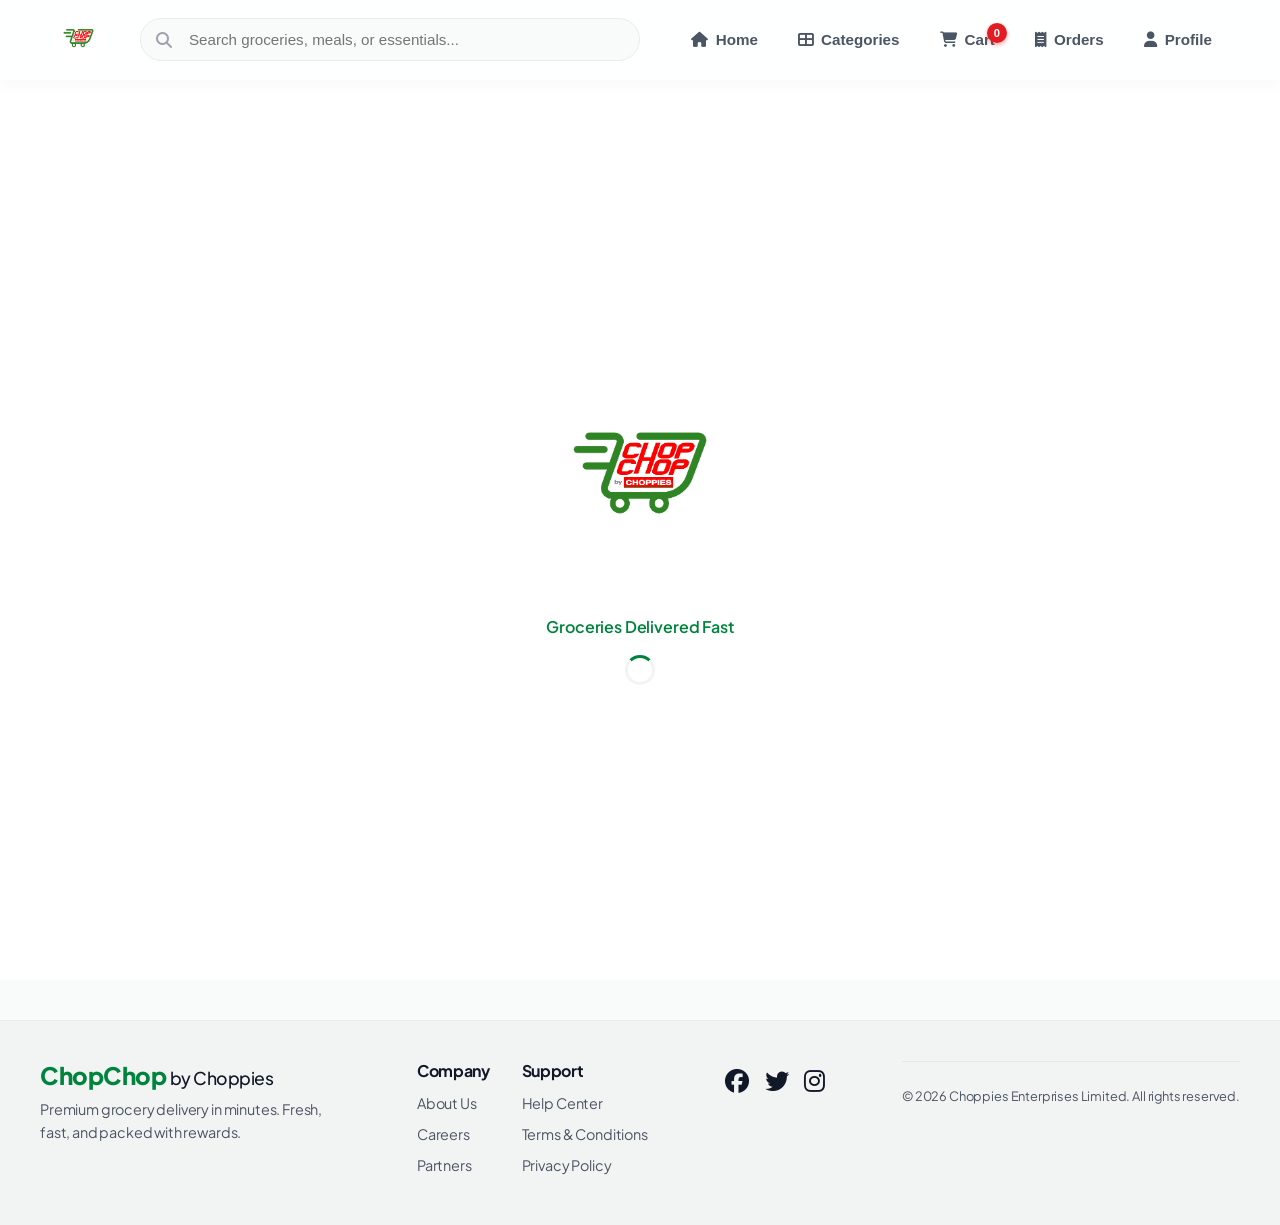
<file: index.html>
<!DOCTYPE html>
<html lang="en">
<head>
    <meta charset="UTF-8">
    <meta name="viewport" content="width=device-width, initial-scale=1.0, maximum-scale=1.0, user-scalable=no">
    <title>ChopChop by Choppies | Groceries Delivered Fast</title>
    
    <!-- SEO Meta Tags -->
    <meta name="description" content="ChopChop by Choppies - Botswana's fastest grocery delivery platform. Get your groceries, fresh produce, and takeaways in 45-60 minutes.">
    <meta name="keywords" content="Choppies, ChopChop, Botswana, Grocery Delivery, Gaborone, Supermarket Online">
    
    <!-- Brand Identity -->
    <meta name="theme-color" content="#00843D">
    
    <!-- Fonts -->
    <link rel="preconnect" href="https://fonts.googleapis.com">
    <link rel="preconnect" href="https://fonts.gstatic.com" crossorigin>
    <link href="https://fonts.googleapis.com/css2?family=Plus+Jakarta+Sans:wght@400;500;600;700;800&display=swap" rel="stylesheet">
    
    <!-- Icons -->
    <link rel="stylesheet" href="https://cdnjs.cloudflare.com/ajax/libs/font-awesome/6.4.0/css/all.min.css">
    
    <!-- Styles -->
    <link rel="stylesheet" href="css/styles.css">
</head>
<body>
    
    <div id="app">
        <!-- Desktop Header (hidden on mobile) -->
        <header id="desktop-header" class="desktop-only">
            <div class="container header-container">
                <div class="logo" onclick="app.navigate('home')">
                    <img src="assets/logo.png" alt="ChopChop by Choppies" style="height: 45px; margin-top: 5px;">
                </div>
                <div class="desktop-search">
                    <i class="fa fa-search"></i>
                    <input type="text" placeholder="Search groceries, meals, or essentials...">
                </div>
                <div class="desktop-nav">
                    <button class="nav-btn" onclick="app.navigate('home')"><i class="fa fa-home"></i> Home</button>
                    <button class="nav-btn" onclick="app.navigate('categories')"><i class="fa fa-th-large"></i> Categories</button>
                    <button class="nav-btn cart-nav-btn" onclick="app.navigate('cart')">
                        <i class="fa fa-shopping-cart"></i> Cart
                        <span class="cart-badge" id="desktop-cart-badge">0</span>
                    </button>
                    <button class="nav-btn" onclick="app.navigate('orders')"><i class="fa fa-receipt"></i> Orders</button>
                    <button class="nav-btn" onclick="app.navigate('profile')"><i class="fa fa-user"></i> Profile</button>
                </div>
            </div>
        </header>

        <!-- Main Content Area -->
        <main id="main-content">
            <!-- Splash Screen -->
            <section id="splash-screen" class="view active">
                <div class="splash-center">
                    <div class="splash-logo">
                        <img src="assets/logo.png" alt="ChopChop by Choppies" style="max-width: 250px; margin-bottom: 2rem;">
                    </div>
                    <p class="splash-subtitle">Groceries Delivered Fast</p>
                    <div class="loader"></div>
                </div>
            </section>

            <!-- Home Screen -->
            <section id="home-screen" class="view">
                <!-- Mobile Header -->
                <div class="mobile-header mobile-only" style="padding-bottom: 8px;">
                    <div class="mobile-header-top">
                        <div class="delivery-location-header">
                            <span class="delivery-location-label">Delivering To <span class="header-badge-rewards">REWARDS PLUS</span></span>
                            <span class="delivery-location-value">Plot 12345, Gaborone <i class="fa fa-chevron-down"></i></span>
                        </div>
                        <div class="delivery-time">
                            <i class="fa fa-bolt"></i> 45 min
                        </div>
                    </div>
                    <div class="search-bar">
                        <i class="fa fa-search"></i>
                        <input type="text" placeholder="Groceries, meals, drinks...">
                    </div>
                    <!-- Quick Filters (Pills) -->
                    <div class="filter-pills-container">
                        <div class="filter-pill active"><i class="fa fa-sort"></i> For You</div>
                        <div class="filter-pill special"><i class="fa fa-tag"></i> Offers</div>
                        <div class="filter-pill"><i class="fa fa-leaf"></i> Fresh Produce</div>
                        <div class="filter-pill"><i class="fa fa-clock"></i> Under 30 Min</div>
                        <div class="filter-pill">Top Rated</div>
                    </div>
                </div>

                <div class="container section-padding">
                    <!-- Advert on top -->
                    <div class="main-advert-banner mt-4" style="background-image: linear-gradient(to right, rgba(0,0,0,0.85) 0%, rgba(0,0,0,0.2) 100%), url('images/choppies_store_banner.jpg');">
                        <div class="advert-content">
                            <h3>Lightning Delivery</h3>
                            <p>Get your groceries under 30 mins</p>
                            <button class="btn btn-outline" onclick="app.navigate('categories')">Order Now</button>
                        </div>
                    </div>

                    <!-- Promo Banner -->
                    <div class="promo-banner mt-4" style="background-image: linear-gradient(to right, rgba(0,0,0,0.8) 0%, rgba(0,0,0,0.2) 100%), url('images/fresh_produce_banner.png');">
                        <div class="promo-content">
                            <h2>Weekend Deals!</h2>
                            <p>Up to 50% off on fresh produce</p>
                            <button class="btn btn-primary" onclick="app.navigate('categories')">Shop Now</button>
                        </div>
                    </div>

                    <!-- Quick Categories -->
                    <div class="section-title">
                        <h3>Shop by Category</h3>
                        <a href="javascript:void(0)" onclick="app.navigate('categories')">See All</a>
                    </div>
                    <div class="quick-categories" id="home-quick-categories">
                        <!-- Populated by JS -->
                    </div>

                    <!-- Weekly Specials (Carousel) -->
                    <div class="section-title">
                        <h3>Today's Highlights</h3>
                    </div>
                    <div class="product-carousel" id="home-specials-grid">
                        <!-- Populated by JS -->
                    </div>

                    <!-- Popular Products -->
                    <div class="section-title mt-4">
                        <h3>Popular Near You</h3>
                    </div>
                    <div class="product-grid" id="home-popular-grid">
                        <!-- Populated by JS -->
                    </div>

                    <!-- More to Explore (Themed Banners) -->
                    <div class="section-title mt-4">
                        <h3>More to explore</h3>
                    </div>
                    <div class="themed-banners">
                        <div class="theme-banner" style="background: linear-gradient(rgba(0,0,0,0.3), rgba(0,0,0,0.3)), url('https://images.unsplash.com/photo-1542838132-92c53300491e?auto=format&fit=crop&w=400&q=80');">
                            <div class="theme-banner-content">
                                <h4>Pantry Staples</h4>
                                <span>Stock up and save</span>
                            </div>
                        </div>
                        <div class="theme-banner" style="background: linear-gradient(rgba(0,0,0,0.3), rgba(0,0,0,0.3)), url('https://images.unsplash.com/photo-1550583724-b26cc28df5d1?auto=format&fit=crop&w=400&q=80');">
                            <div class="theme-banner-content">
                                <h4>Freshly Baked</h4>
                                <span>Straight from the oven</span>
                            </div>
                        </div>
                    </div>
                </div>
            </section>

            <!-- Categories Screen -->
            <section id="categories-screen" class="view">
                <div class="page-header">
                    <h2>Categories</h2>
                </div>
                <div class="container section-padding">
                    <div class="category-list" id="category-list">
                        <!-- Populated by JS -->
                    </div>
                </div>
            </section>

            <!-- Product Listing Route -->
            <section id="products-screen" class="view">
                <div class="page-header with-back">
                    <button class="back-btn" onclick="app.navigate('categories')"><i class="fa fa-arrow-left"></i></button>
                    <h2 id="plp-title">Category Name</h2>
                </div>
                <div class="container section-padding">
                    <div class="product-grid" id="plp-grid">
                        <!-- Populated by JS -->
                    </div>
                </div>
            </section>

            <!-- Product Detail Screen -->
            <section id="product-detail-screen" class="view">
                <div class="page-header with-back transparent">
                    <button class="back-btn" onclick="app.goBack()"><i class="fa fa-arrow-left"></i></button>
                </div>
                <div id="pdp-content">
                    <!-- Populated by JS -->
                </div>
            </section>

            <!-- Cart Screen -->
            <section id="cart-screen" class="view">
                <div class="page-header">
                    <h2>Your Cart</h2>
                </div>
                <div class="container section-padding cart-layout">
                    <div class="cart-items-container" id="cart-items">
                        <!-- Populated by JS -->
                    </div>
                    <div class="cart-summary" id="cart-summary">
                        <!-- Populated by JS -->
                    </div>
                </div>
            </section>

            <!-- Checkout Screen -->
            <section id="checkout-screen" class="view">
                <div class="page-header with-back">
                    <button class="back-btn" onclick="app.navigate('cart')"><i class="fa fa-arrow-left"></i></button>
                    <h2>Checkout</h2>
                </div>
                <div class="container section-padding checkout-layout">
                    <div class="checkout-form">
                        <div class="checkout-card">
                            <h3>Delivery Details</h3>
                            <div class="form-group">
                                <label>Full Name</label>
                                <input type="text" placeholder="John Doe">
                            </div>
                            <div class="form-group">
                                <label>Phone Mobile</label>
                                <input type="tel" placeholder="+267 7X XXX XXX">
                            </div>
                            <div class="form-group">
                                <label>Delivery Address</label>
                                <textarea placeholder="Plot Number, Street, Suburb (e.g., Phakalane)"></textarea>
                            </div>
                        </div>

                        <div class="checkout-card mt-4">
                            <h3>Payment Options</h3>
                            <div class="payment-options">
                                <label class="payment-option border-active">
                                    <input type="radio" name="payment" checked>
                                    <div class="pay-info">
                                        <i class="fa fa-credit-card"></i> Pay Online (Card)
                                    </div>
                                </label>
                                <label class="payment-option">
                                    <input type="radio" name="payment">
                                    <div class="pay-info">
                                        <i class="fa fa-money-bill-wave"></i> Cash on Delivery
                                    </div>
                                </label>
                            </div>
                        </div>
                        
                        <button class="btn btn-primary btn-block mt-4" style="margin-bottom: 2rem;" onclick="app.placeOrder()">Place Order</button>
                    </div>

                    <div class="checkout-summary" id="checkout-summary">
                        <!-- Populated by JS -->
                    </div>
                </div>
            </section>

            <!-- Order Tracking Screen -->
            <section id="tracking-screen" class="view">
                <div class="page-header">
                    <h2>Order Tracking</h2>
                </div>
                <div class="container section-padding">
                    <div class="tracking-card">
                        <div class="tracking-header">
                            <div class="eta">
                                <h3>Estimated Arrival</h3>
                                <p class="time">45 min</p>
                            </div>
                            <div class="order-id">
                                <p>Order #CHOP-8921</p>
                            </div>
                        </div>
                        
                        <div class="map-placeholder">
                            <i class="fa fa-map-marked-alt"></i>
                            <p>Live tracking available once driver picks up order.</p>
                        </div>

                        <ul class="tracking-timeline">
                            <li class="timeline-item active">
                                <div class="icon"><i class="fa fa-check"></i></div>
                                <div class="info">
                                    <h4>Order Accepted</h4>
                                    <p>Choppies Superstore is preparing your order</p>
                                </div>
                            </li>
                            <li class="timeline-item active">
                                <div class="icon"><i class="fa fa-box"></i></div>
                                <div class="info">
                                    <h4>Packing</h4>
                                    <p>Your items are being packed</p>
                                </div>
                            </li>
                            <li class="timeline-item">
                                <div class="icon"><i class="fa fa-motorcycle"></i></div>
                                <div class="info">
                                    <h4>Out for Delivery</h4>
                                    <p>Rider will pick up shortly</p>
                                </div>
                            </li>
                            <li class="timeline-item">
                                <div class="icon"><i class="fa fa-home"></i></div>
                                <div class="info">
                                    <h4>Delivered</h4>
                                </div>
                            </li>
                        </ul>
                        
                        <div class="rider-info mt-4" style="text-align: center; display: none;" id="rider-info">
                            <button class="btn btn-secondary-outline">Contact Rider</button>
                        </div>
                    </div>
                </div>
            </section>

            <!-- Orders Screen -->
            <section id="orders-screen" class="view">
                <div class="page-header desktop-header-align">
                    <h2>My Orders</h2>
                </div>
                <div class="container section-padding">
                    <div class="orders-list">
                        <!-- Example Order -->
                        <div class="order-card">
                            <div class="order-card-header">
                                <div class="order-status-badge active"><i class="fa fa-motorcycle"></i> In Transit</div>
                                <span class="order-date">Today, 2:45 PM</span>
                            </div>
                            <div class="order-card-body">
                                <h3>Order #CHOP-8921</h3>
                                <p>5 Items • P 280.50</p>
                            </div>
                            <div class="order-card-footer">
                                <button class="btn btn-secondary btn-sm" onclick="app.navigate('tracking')">Track Order</button>
                            </div>
                        </div>

                        <!-- Example Past Order -->
                        <div class="order-card">
                            <div class="order-card-header">
                                <div class="order-status-badge delivered"><i class="fa fa-check-circle"></i> Delivered</div>
                                <span class="order-date">Oct 12, 10:30 AM</span>
                            </div>
                            <div class="order-card-body">
                                <h3>Order #CHOP-8802</h3>
                                <p>12 Items • P 540.00</p>
                            </div>
                            <div class="order-card-footer">
                                <button class="btn btn-secondary btn-sm">Reorder</button>
                            </div>
                        </div>
                    </div>
                </div>
            </section>

            <!-- Profile Screen -->
            <section id="profile-screen" class="view">
                <div class="page-header desktop-header-align">
                    <h2>My Profile</h2>
                </div>
                <div class="container section-padding">
                    <div class="profile-card">
                        <div class="profile-header">
                            <div class="profile-avatar"><i class="fa fa-user"></i></div>
                            <div class="profile-info">
                                <h3>John Doe</h3>
                                <p>+267 71 234 567</p>
                            </div>
                        </div>
                        <ul class="profile-menu">
                            <li><a href="javascript:void(0)" onclick="app.navigate('profile-addresses')"><i class="fa fa-map-marker-alt"></i> Saved Addresses <i class="fa fa-chevron-right arrow"></i></a></li>
                            <li><a href="javascript:void(0)" onclick="app.navigate('profile-payments')"><i class="fa fa-credit-card"></i> Payment Methods <i class="fa fa-chevron-right arrow"></i></a></li>
                            <li><a href="javascript:void(0)" onclick="app.navigate('profile-notifications')"><i class="fa fa-bell"></i> Notifications <i class="fa fa-chevron-right arrow"></i></a></li>
                            <li><a href="javascript:void(0)" onclick="app.navigate('profile-support')"><i class="fa fa-question-circle"></i> Help & Support <i class="fa fa-chevron-right arrow"></i></a></li>
                        </ul>
                        <button class="btn btn-red btn-block mt-4" onclick="app.showToast('Logged out successfully!'); app.navigate('home');"><i class="fa fa-sign-out-alt"></i> Logout</button>
                    </div>
                </div>
            </section>

            <!-- Profile: Saved Addresses Screen -->
            <section id="profile-addresses-screen" class="view">
                <div class="page-header with-back">
                    <button class="back-btn" onclick="app.goBack()"><i class="fa fa-chevron-left"></i></button>
                    <h2>Saved Addresses</h2>
                </div>
                <div class="container section-padding">
                    <div class="checkout-card mb-4" style="margin-bottom: 16px;">
                        <h4 style="margin-bottom: 4px; display:flex; justify-content:space-between; align-items:center;">Home <span style="font-size:0.8rem; background:var(--color-primary-light); color:var(--color-primary); padding:2px 8px; border-radius:12px;">Default</span></h4>
                        <p style="margin-bottom:0; font-size:0.9rem;">Plot 12345, Block 6<br>Gaborone, Botswana</p>
                    </div>
                    <div class="checkout-card mb-4" style="margin-bottom: 24px;">
                        <h4 style="margin-bottom: 4px;">Office</h4>
                        <p style="margin-bottom:0; font-size:0.9rem;">iTowers North, CBD<br>Gaborone, Botswana</p>
                    </div>
                    <button class="btn btn-primary btn-block"><i class="fa fa-plus"></i> Add New Address</button>
                </div>
            </section>

            <!-- Profile: Payment Methods Screen -->
            <section id="profile-payments-screen" class="view">
                <div class="page-header with-back">
                    <button class="back-btn" onclick="app.goBack()"><i class="fa fa-chevron-left"></i></button>
                    <h2>Payment Methods</h2>
                </div>
                <div class="container section-padding">
                    <div class="checkout-card mb-4" style="margin-bottom: 16px; display:flex; align-items:center; gap: 16px;">
                        <i class="fab fa-cc-visa" style="font-size:2rem; color:#1434CB;"></i>
                        <div style="flex:1;">
                            <h4 style="margin-bottom: 2px;">Visa ending in 4242</h4>
                            <p style="margin-bottom:0; font-size:0.8rem;">Expires 12/28</p>
                        </div>
                    </div>
                    <button class="btn btn-secondary btn-block"><i class="fa fa-plus"></i> Add New Card</button>
                </div>
            </section>

            <!-- Profile: Notifications Screen -->
            <section id="profile-notifications-screen" class="view">
                <div class="page-header with-back">
                    <button class="back-btn" onclick="app.goBack()"><i class="fa fa-chevron-left"></i></button>
                    <h2>Notifications</h2>
                </div>
                <div class="container section-padding">
                    <div class="checkout-card" style="margin-bottom: 12px; display:flex; justify-content:space-between; align-items:center;">
                        <div>
                            <h4 style="margin-bottom:2px;">Order Updates</h4>
                            <p style="margin-bottom:0; font-size:0.85rem;">Push notifications</p>
                        </div>
                        <input type="checkbox" checked style="width:20px; height:20px;">
                    </div>
                    <div class="checkout-card" style="display:flex; justify-content:space-between; align-items:center;">
                        <div>
                            <h4 style="margin-bottom:2px;">Promotions & Offers</h4>
                            <p style="margin-bottom:0; font-size:0.85rem;">Emails and alerts</p>
                        </div>
                        <input type="checkbox" checked style="width:20px; height:20px;">
                    </div>
                </div>
            </section>

            <!-- Profile: Help & Support Screen -->
            <section id="profile-support-screen" class="view">
                <div class="page-header with-back">
                    <button class="back-btn" onclick="app.goBack()"><i class="fa fa-chevron-left"></i></button>
                    <h2>Help & Support</h2>
                </div>
                <div class="container section-padding">
                    <div class="checkout-card" style="text-align:center; padding: 32px 20px;">
                        <i class="fa fa-headset" style="font-size:3rem; color:var(--color-primary); margin-bottom:16px;"></i>
                        <h3 style="margin-bottom:12px;">How can we help?</h3>
                        <p>Our support team is available from 8 AM to 8 PM to assist with your orders.</p>
                        <button class="btn btn-red btn-block mt-4" onclick="window.location.href='tel:+26771234567'"><i class="fa fa-phone"></i> Call Support</button>
                        <button class="btn btn-secondary btn-block mt-4" style="margin-top: 12px;"><i class="fa fa-comment-dots"></i> Start Live Chat</button>
                    </div>
                </div>
            </section>

            <!-- Global Footer (Shared across all views) -->
            <footer class="app-footer">
                <div class="footer-content">
                    <div class="footer-brand">
                        <h2>ChopChop <span>by Choppies</span></h2>
                        <p>Premium grocery delivery in minutes. Fresh, fast, and packed with rewards.</p>
                    </div>
                    <div class="footer-links">
                        <div class="link-column">
                            <h4>Company</h4>
                            <a href="#">About Us</a>
                            <a href="#">Careers</a>
                            <a href="#">Partners</a>
                        </div>
                        <div class="link-column">
                            <h4>Support</h4>
                            <a href="#">Help Center</a>
                            <a href="#">Terms & Conditions</a>
                            <a href="#">Privacy Policy</a>
                        </div>
                    </div>
                    <div class="footer-social">
                        <a href="#"><i class="fa-brands fa-facebook"></i></a>
                        <a href="#"><i class="fa-brands fa-twitter"></i></a>
                        <a href="#"><i class="fa-brands fa-instagram"></i></a>
                    </div>
                    <div class="footer-bottom">
                        <p>&copy; 2026 Choppies Enterprises Limited. All rights reserved.</p>
                    </div>
                </div>
            </footer>
        </main>

        <!-- Bottom Navigation (Mobile Only) -->
        <nav id="bottom-nav" class="mobile-only">
            <button class="nav-item active" onclick="app.navigate('home')" data-target="home">
                <i class="fa fa-home"></i>
                <span>Home</span>
            </button>
            <button class="nav-item" onclick="app.navigate('categories')" data-target="categories">
                <i class="fa fa-th-large"></i>
                <span>Categories</span>
            </button>
            <button class="nav-item cart-nav-btn" onclick="app.navigate('cart')" data-target="cart">
                <div class="icon-wrap">
                    <i class="fa fa-shopping-cart"></i>
                    <span class="cart-badge" id="mobile-cart-badge">0</span>
                </div>
                <span>Cart</span>
            </button>
            <button class="nav-item" onclick="app.navigate('orders')" data-target="orders">
                <i class="fa fa-receipt"></i>
                <span>Orders</span>
            </button>
            <button class="nav-item" onclick="app.navigate('profile')" data-target="profile">
                <i class="fa fa-user"></i>
                <span>Profile</span>
            </button>
        </nav>
        
        <!-- Toast Notification -->
        <div id="toast" class="toast">Added to cart</div>
    </div>

    <script src="js/app.js"></script>
</body>
</html>
</file>
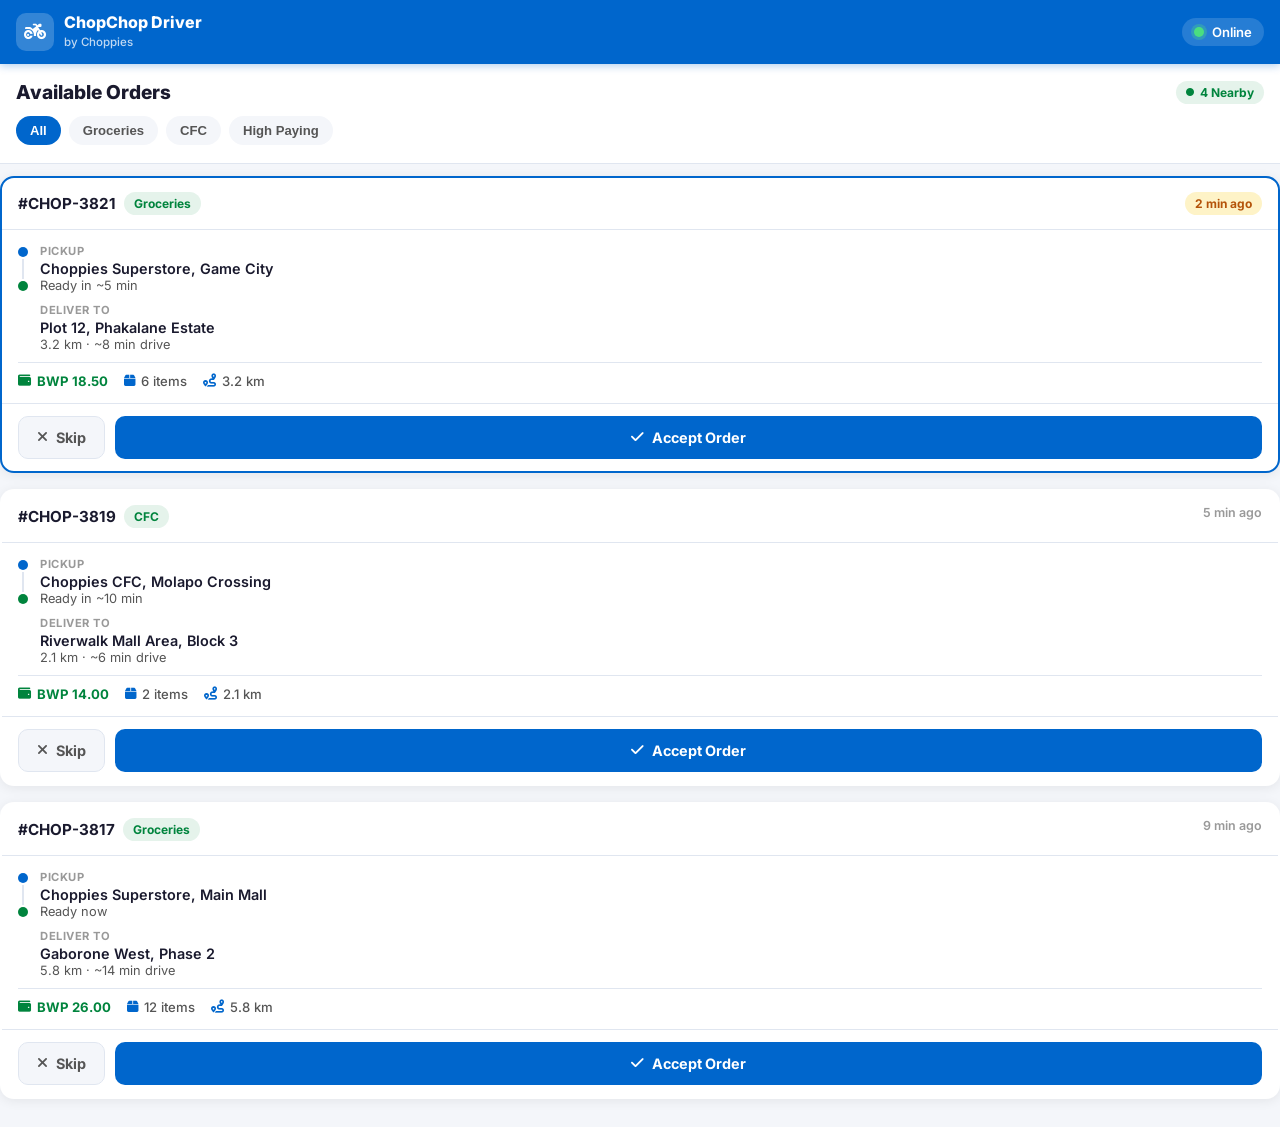
<file: driver/index.html>
<!DOCTYPE html>
<html lang="en">
<head>
    <meta charset="UTF-8">
    <meta name="viewport" content="width=device-width, initial-scale=1.0, maximum-scale=1.0, user-scalable=no">
    <title>ChopChop Driver | Deliver with ChopChop</title>
    <meta name="theme-color" content="#0066CC">
    <link rel="preconnect" href="https://fonts.googleapis.com">
    <link rel="preconnect" href="https://fonts.gstatic.com" crossorigin>
    <link href="https://fonts.googleapis.com/css2?family=Inter:wght@400;500;600;700;800;900&display=swap" rel="stylesheet">
    <link rel="stylesheet" href="https://cdnjs.cloudflare.com/ajax/libs/font-awesome/6.4.0/css/all.min.css">
    <style>
        :root {
            --blue: #0066CC;
            --blue-dark: #0052A3;
            --blue-light: #E8F0FE;
            --green: #00843D;
            --green-light: #E5F3EB;
            --red: #E31C23;
            --orange: #F59E0B;
            --orange-light: #FEF3C7;
            --white: #FFFFFF;
            --bg: #F4F6FA;
            --text: #1A1A2E;
            --text-mid: #555555;
            --text-light: #999999;
            --border: #E0E6F0;
            --shadow: 0 2px 12px rgba(0,0,0,0.07);
            --shadow-md: 0 8px 24px rgba(0,0,0,0.1);
            --radius: 14px;
            --radius-sm: 8px;
            --font: 'Inter', -apple-system, sans-serif;
            --nav-h: 65px;
            --header-h: 64px;
        }
        * { margin: 0; padding: 0; box-sizing: border-box; -webkit-tap-highlight-color: transparent; }
        body { font-family: var(--font); background: var(--bg); color: var(--text); min-height: 100vh; -webkit-font-smoothing: antialiased; }

        /* === VIEWS === */
        .view { display: none; min-height: 100vh; padding-bottom: calc(var(--nav-h) + 16px); }
        .view.active { display: block; animation: fadeUp 0.25s ease; }
        @keyframes fadeUp { from { opacity: 0; transform: translateY(8px); } to { opacity: 1; transform: translateY(0); } }

        /* === HEADER === */
        .app-header {
            background: var(--blue);
            height: var(--header-h);
            display: flex;
            align-items: center;
            justify-content: space-between;
            padding: 0 16px;
            position: sticky;
            top: 0;
            z-index: 200;
            box-shadow: 0 2px 8px rgba(0,102,204,0.3);
        }
        .app-header .brand { display: flex; align-items: center; gap: 10px; }
        .app-header .brand-icon {
            width: 38px; height: 38px;
            background: rgba(255,255,255,0.2);
            border-radius: 10px;
            display: flex; align-items: center; justify-content: center;
            color: var(--white); font-size: 1.1rem;
        }
        .app-header .brand-text h1 { color: var(--white); font-size: 1rem; font-weight: 800; line-height: 1; }
        .app-header .brand-text span { color: rgba(255,255,255,0.75); font-size: 0.72rem; font-weight: 500; }
        .online-toggle {
            display: flex; align-items: center; gap: 8px;
            background: rgba(255,255,255,0.15);
            border-radius: 20px;
            padding: 6px 12px;
            cursor: pointer;
            transition: background 0.2s;
        }
        .online-toggle:hover { background: rgba(255,255,255,0.25); }
        .toggle-dot {
            width: 10px; height: 10px; border-radius: 50%;
            background: #4ADE80;
            box-shadow: 0 0 0 3px rgba(74,222,128,0.3);
            transition: all 0.3s;
        }
        .toggle-dot.offline { background: rgba(255,255,255,0.4); box-shadow: none; }
        .online-toggle span { color: var(--white); font-size: 0.82rem; font-weight: 600; }

        /* === BOTTOM NAV === */
        .bottom-nav {
            position: fixed; bottom: 0; left: 0; right: 0;
            background: var(--white);
            height: var(--nav-h);
            display: flex;
            align-items: center;
            border-top: 1px solid var(--border);
            box-shadow: 0 -4px 20px rgba(0,0,0,0.06);
            z-index: 200;
            padding-bottom: env(safe-area-inset-bottom);
        }
        .nav-tab {
            flex: 1;
            display: flex; flex-direction: column; align-items: center; gap: 4px;
            border: none; background: transparent;
            color: var(--text-light); font-size: 0.72rem; font-weight: 600;
            cursor: pointer; transition: color 0.2s; padding: 10px 0;
        }
        .nav-tab i { font-size: 1.2rem; }
        .nav-tab.active { color: var(--blue); }
        .nav-badge {
            position: absolute; top: 8px; right: calc(50% - 18px);
            background: var(--red); color: var(--white);
            font-size: 0.65rem; font-weight: 800;
            width: 16px; height: 16px; border-radius: 50%;
            display: flex; align-items: center; justify-content: center;
        }

        /* === PAGE HEADER === */
        .page-top {
            background: var(--white);
            padding: 16px;
            border-bottom: 1px solid var(--border);
            display: flex; align-items: center; gap: 12px;
        }
        .page-top.no-border { border-bottom: none; box-shadow: var(--shadow); margin-bottom: 4px; }
        .back-btn {
            width: 38px; height: 38px; border-radius: 50%;
            background: var(--bg); border: none; cursor: pointer;
            display: flex; align-items: center; justify-content: center;
            color: var(--text); font-size: 1rem;
        }
        .page-top h2 { font-size: 1.1rem; font-weight: 700; flex: 1; }
        .page-top .subtitle { font-size: 0.82rem; color: var(--text-mid); font-weight: 500; }

        /* === UTILITIES === */
        .pad { padding: 16px; }
        .section { margin-bottom: 24px; }
        .section-label {
            font-size: 0.72rem; font-weight: 700; letter-spacing: 0.8px;
            text-transform: uppercase; color: var(--text-light);
            margin-bottom: 12px; padding: 0 16px;
        }
        .card {
            background: var(--white);
            border-radius: var(--radius);
            box-shadow: var(--shadow);
            overflow: hidden;
        }
        .divider { height: 1px; background: var(--border); margin: 0 16px; }

        /* === STATUS CHIPS === */
        .chip {
            display: inline-flex; align-items: center; gap: 6px;
            padding: 4px 10px; border-radius: 20px;
            font-size: 0.75rem; font-weight: 700;
        }
        .chip.available { background: var(--green-light); color: var(--green); }
        .chip.active { background: var(--blue-light); color: var(--blue); }
        .chip.pending { background: var(--orange-light); color: #B45309; }

        /* === ORDERS LIST === */
        .orders-header {
            background: var(--white);
            padding: 16px;
            border-bottom: 1px solid var(--border);
        }
        .orders-header-top {
            display: flex; justify-content: space-between; align-items: center; margin-bottom: 12px;
        }
        .orders-header h2 { font-size: 1.2rem; font-weight: 800; }
        .filter-tabs {
            display: flex; gap: 8px; overflow-x: auto;
            scrollbar-width: none; padding-bottom: 2px;
        }
        .filter-tabs::-webkit-scrollbar { display: none; }
        .filter-tab {
            padding: 7px 14px; border-radius: 20px; border: none;
            font-size: 0.82rem; font-weight: 600; cursor: pointer;
            white-space: nowrap; transition: all 0.2s;
            background: var(--bg); color: var(--text-mid);
        }
        .filter-tab.active { background: var(--blue); color: var(--white); }

        .order-card {
            background: var(--white);
            border-radius: var(--radius);
            box-shadow: var(--shadow);
            margin: 8px 16px;
            overflow: hidden;
            transition: transform 0.2s, box-shadow 0.2s;
            border: 2px solid transparent;
        }
        .order-card:hover { transform: translateY(-2px); box-shadow: var(--shadow-md); }
        .order-card.highlighted { border-color: var(--blue); }

        .order-card-header {
            padding: 14px 16px;
            display: flex; justify-content: space-between; align-items: flex-start;
            border-bottom: 1px solid var(--border);
        }
        .order-id-row { display: flex; align-items: center; gap: 8px; }
        .order-id-row strong { font-size: 0.95rem; font-weight: 700; }
        .order-card-body { padding: 14px 16px; }
        .route-line {
            display: flex; align-items: flex-start; gap: 12px; margin-bottom: 10px;
        }
        .route-icons { display: flex; flex-direction: column; align-items: center; gap: 2px; padding-top: 3px; }
        .route-dot { width: 10px; height: 10px; border-radius: 50%; }
        .route-dot.pickup { background: var(--blue); }
        .route-dot.dropoff { background: var(--green); }
        .route-line-connector { width: 2px; height: 20px; background: var(--border); }
        .route-details { flex: 1; }
        .route-point { margin-bottom: 10px; }
        .route-point:last-child { margin-bottom: 0; }
        .route-point .label { font-size: 0.7rem; font-weight: 700; color: var(--text-light); text-transform: uppercase; letter-spacing: 0.5px; }
        .route-point .address { font-size: 0.9rem; font-weight: 600; color: var(--text); margin-top: 2px; }
        .route-point .sublabel { font-size: 0.8rem; color: var(--text-mid); margin-top: 1px; }

        .order-meta {
            display: flex; gap: 16px; padding-top: 10px;
            border-top: 1px solid var(--border); margin-top: 4px;
        }
        .meta-item { display: flex; align-items: center; gap: 6px; font-size: 0.82rem; color: var(--text-mid); font-weight: 500; }
        .meta-item i { color: var(--blue); }
        .meta-item.earn i { color: var(--green); }
        .meta-item.earn { color: var(--green); font-weight: 700; }

        .order-actions { padding: 12px 16px; border-top: 1px solid var(--border); display: flex; gap: 10px; }
        .btn {
            display: inline-flex; align-items: center; justify-content: center; gap: 8px;
            padding: 12px 18px; border-radius: 10px; border: none;
            font-weight: 700; font-size: 0.9rem; cursor: pointer;
            transition: all 0.2s; font-family: var(--font);
        }
        .btn:active { transform: scale(0.97); }
        .btn-blue { background: var(--blue); color: var(--white); flex: 1; }
        .btn-blue:hover { background: var(--blue-dark); }
        .btn-green { background: var(--green); color: var(--white); flex: 1; }
        .btn-green:hover { background: #006E33; }
        .btn-outline { background: var(--bg); color: var(--text-mid); border: 1px solid var(--border); }
        .btn-outline:hover { background: var(--border); }
        .btn-block { width: 100%; }
        .btn-lg { padding: 16px 24px; font-size: 1rem; border-radius: 12px; }
        .btn-red { background: var(--red); color: var(--white); }

        /* === ACTIVE DELIVERY VIEW === */
        .delivery-map {
            height: 260px;
            background: #E8EFF7;
            display: flex; align-items: center; justify-content: center;
            flex-direction: column; gap: 12px;
            position: relative;
            overflow: hidden;
        }
        .delivery-map::before {
            content: '';
            position: absolute; inset: 0;
            background:
                repeating-linear-gradient(0deg, transparent, transparent 39px, rgba(0,102,204,0.06) 40px),
                repeating-linear-gradient(90deg, transparent, transparent 39px, rgba(0,102,204,0.06) 40px);
        }
        .map-route-svg {
            position: absolute; inset: 0; width: 100%; height: 100%;
        }
        .map-center-content { position: relative; z-index: 2; text-align: center; }
        .map-center-content i { font-size: 2.5rem; color: var(--blue); margin-bottom: 8px; }
        .map-center-content p { font-size: 0.85rem; color: var(--text-mid); font-weight: 600; }
        .map-driver-pin {
            position: absolute;
            bottom: 50%; left: 50%;
            transform: translate(-50%, 50%);
            z-index: 3;
        }
        .driver-pin {
            width: 44px; height: 44px;
            background: var(--blue); border-radius: 50% 50% 50% 0;
            transform: rotate(-45deg);
            display: flex; align-items: center; justify-content: center;
            box-shadow: 0 4px 12px rgba(0,102,204,0.4);
        }
        .driver-pin i { transform: rotate(45deg); color: var(--white); font-size: 1.1rem; }

        .eta-pill {
            position: absolute; top: 12px; right: 12px; z-index: 4;
            background: var(--white); border-radius: 20px;
            padding: 6px 14px; box-shadow: var(--shadow-md);
            display: flex; align-items: center; gap: 6px;
            font-size: 0.85rem; font-weight: 700; color: var(--blue);
        }

        .pickup-steps { padding: 16px; }
        .step-row {
            display: flex; align-items: flex-start; gap: 14px;
            padding: 14px 0;
            border-bottom: 1px solid var(--border);
        }
        .step-row:last-child { border-bottom: none; }
        .step-num {
            width: 32px; height: 32px; border-radius: 50%;
            display: flex; align-items: center; justify-content: center;
            font-size: 0.85rem; font-weight: 800; flex-shrink: 0;
        }
        .step-num.done { background: var(--green); color: var(--white); }
        .step-num.current { background: var(--blue); color: var(--white); }
        .step-num.upcoming { background: var(--border); color: var(--text-light); }
        .step-info h4 { font-size: 0.95rem; font-weight: 700; margin-bottom: 2px; }
        .step-info p { font-size: 0.82rem; color: var(--text-mid); margin: 0; }

        .order-items-mini { padding: 14px 16px; }
        .item-mini-row {
            display: flex; justify-content: space-between; align-items: center;
            padding: 8px 0; font-size: 0.88rem;
        }
        .item-mini-row:not(:last-child) { border-bottom: 1px dashed var(--border); }
        .item-mini-row .name { color: var(--text); font-weight: 500; }
        .item-mini-row .qty { color: var(--text-mid); }

        /* === EARNINGS VIEW === */
        .earnings-hero {
            background: linear-gradient(135deg, var(--blue) 0%, #0088FF 100%);
            padding: 28px 20px;
            color: var(--white);
            text-align: center;
        }
        .earnings-hero .period { font-size: 0.8rem; font-weight: 600; opacity: 0.8; margin-bottom: 8px; text-transform: uppercase; letter-spacing: 0.5px; }
        .earnings-hero .amount { font-size: 3rem; font-weight: 900; margin-bottom: 4px; }
        .earnings-hero .sub { font-size: 0.9rem; opacity: 0.8; }
        .earnings-period-tabs {
            display: flex;
            background: rgba(255,255,255,0.15);
            border-radius: 10px;
            padding: 4px;
            margin: 16px 0 0;
        }
        .ep-tab {
            flex: 1; padding: 7px 12px; border: none; border-radius: 7px;
            font-size: 0.82rem; font-weight: 600; cursor: pointer;
            background: transparent; color: rgba(255,255,255,0.8);
            font-family: var(--font); transition: all 0.2s;
        }
        .ep-tab.active { background: var(--white); color: var(--blue); }

        .stats-row {
            display: grid; grid-template-columns: repeat(3, 1fr);
            gap: 12px; margin: 16px;
        }
        .stat-box {
            background: var(--white); border-radius: var(--radius);
            padding: 14px 12px; text-align: center;
            box-shadow: var(--shadow);
        }
        .stat-box .val { font-size: 1.3rem; font-weight: 800; color: var(--blue); }
        .stat-box .lbl { font-size: 0.72rem; color: var(--text-light); font-weight: 600; margin-top: 3px; text-transform: uppercase; letter-spacing: 0.5px; }

        .delivery-log { margin: 0 16px; }
        .log-item {
            background: var(--white); border-radius: var(--radius);
            padding: 14px 16px; margin-bottom: 10px;
            box-shadow: var(--shadow);
            display: flex; justify-content: space-between; align-items: center;
        }
        .log-item .log-info .log-id { font-size: 0.85rem; font-weight: 700; color: var(--text); margin-bottom: 4px; }
        .log-item .log-info .log-time { font-size: 0.78rem; color: var(--text-light); }
        .log-item .log-earn { font-size: 1rem; font-weight: 800; color: var(--green); }

        /* === CONFIRM SCREEN === */
        .confirm-screen {
            display: flex; flex-direction: column; align-items: center;
            padding: 40px 24px; text-align: center;
        }
        .confirm-icon {
            width: 90px; height: 90px; border-radius: 50%;
            background: var(--green-light);
            display: flex; align-items: center; justify-content: center;
            font-size: 2.8rem; color: var(--green); margin-bottom: 24px;
        }
        .confirm-screen h2 { font-size: 1.6rem; font-weight: 800; margin-bottom: 12px; }
        .confirm-screen p { color: var(--text-mid); font-size: 0.95rem; line-height: 1.6; max-width: 320px; }
        .confirm-detail-card {
            background: var(--white); border-radius: var(--radius); box-shadow: var(--shadow);
            padding: 20px; width: 100%; margin: 24px 0; text-align: left;
        }
        .confirm-detail-row {
            display: flex; justify-content: space-between;
            padding: 10px 0; border-bottom: 1px solid var(--border);
            font-size: 0.9rem;
        }
        .confirm-detail-row:last-child { border-bottom: none; }
        .confirm-detail-row .key { color: var(--text-mid); font-weight: 500; }
        .confirm-detail-row .val { font-weight: 700; color: var(--text); }
        .confirm-detail-row .val.green { color: var(--green); }

        /* === PROFILE VIEW === */
        .profile-hero {
            background: linear-gradient(135deg, var(--blue) 0%, #0088FF 100%);
            padding: 32px 20px 48px;
            text-align: center;
        }
        .profile-avatar {
            width: 80px; height: 80px; border-radius: 50%;
            background: rgba(255,255,255,0.2); border: 3px solid rgba(255,255,255,0.4);
            display: flex; align-items: center; justify-content: center;
            font-size: 2rem; color: var(--white);
            margin: 0 auto 14px;
        }
        .profile-hero h2 { color: var(--white); font-size: 1.3rem; font-weight: 800; margin-bottom: 6px; }
        .profile-hero .rating { color: rgba(255,255,255,0.85); font-size: 0.88rem; display: flex; align-items: center; justify-content: center; gap: 6px; }
        .rating-stars { color: #FCD34D; }
        .profile-stats {
            background: var(--white); margin: -20px 16px 0; border-radius: var(--radius);
            box-shadow: var(--shadow-md); padding: 16px;
            display: grid; grid-template-columns: repeat(3, 1fr); gap: 8px;
            position: relative; z-index: 10;
        }
        .pstat { text-align: center; }
        .pstat .val { font-size: 1.2rem; font-weight: 800; color: var(--blue); }
        .pstat .lbl { font-size: 0.7rem; color: var(--text-light); text-transform: uppercase; letter-spacing: 0.5px; margin-top: 2px; }
        .menu-list { margin: 24px 16px 0; }
        .menu-item {
            background: var(--white); border-radius: var(--radius-sm);
            padding: 14px 16px; margin-bottom: 8px;
            display: flex; align-items: center; gap: 14px;
            box-shadow: var(--shadow); cursor: pointer; transition: background 0.15s;
        }
        .menu-item:hover { background: var(--blue-light); }
        .menu-item .mi-icon {
            width: 38px; height: 38px; border-radius: 10px;
            background: var(--blue-light); color: var(--blue);
            display: flex; align-items: center; justify-content: center; font-size: 1rem;
        }
        .menu-item .mi-text { flex: 1; }
        .menu-item .mi-text h4 { font-size: 0.92rem; font-weight: 600; margin-bottom: 2px; }
        .menu-item .mi-text p { font-size: 0.78rem; color: var(--text-mid); margin: 0; }
        .menu-item .mi-arrow { color: var(--text-light); }

        /* === DESKTOP === */
        @media (min-width: 768px) {
            .view { padding-bottom: 0; }
            .bottom-nav { display: none; }
            .desktop-layout { display: flex; height: calc(100vh - var(--header-h)); }
            .desktop-sidebar {
                width: 260px; background: var(--white); border-right: 1px solid var(--border);
                display: flex; flex-direction: column; padding: 20px 0; overflow-y: auto;
            }
            .desktop-sidebar .nav-tab {
                flex-direction: row; justify-content: flex-start; gap: 12px;
                padding: 12px 20px; border-radius: 0; font-size: 0.9rem;
                color: var(--text-mid);
            }
            .desktop-sidebar .nav-tab.active { color: var(--blue); background: var(--blue-light); border-right: 3px solid var(--blue); }
            .desktop-main { flex: 1; overflow-y: auto; padding: 24px; }
            .order-card { margin: 0 0 16px; }
            .delivery-map { height: 360px; }
        }
    </style>
</head>
<body>

<!-- APP HEADER -->
<header class="app-header">
    <div class="brand">
        <div class="brand-icon"><i class="fa fa-motorcycle"></i></div>
        <div class="brand-text">
            <h1>ChopChop Driver</h1>
            <span>by Choppies</span>
        </div>
    </div>
    <div class="online-toggle" id="onlineToggle" onclick="driver.toggleOnline()">
        <div class="toggle-dot" id="statusDot"></div>
        <span id="statusLabel">Online</span>
    </div>
</header>

<!-- VIEWS -->

<!-- ORDERS VIEW -->
<div class="view active" id="view-orders">
    <div class="orders-header">
        <div class="orders-header-top">
            <h2>Available Orders</h2>
            <span class="chip available"><i class="fa fa-circle" style="font-size:0.5rem;"></i> 4 Nearby</span>
        </div>
        <div class="filter-tabs">
            <button class="filter-tab active">All</button>
            <button class="filter-tab">Groceries</button>
            <button class="filter-tab">CFC</button>
            <button class="filter-tab">High Paying</button>
        </div>
    </div>

    <div style="padding: 12px 0;">

        <!-- Order Card 1 -->
        <div class="order-card highlighted">
            <div class="order-card-header">
                <div class="order-id-row">
                    <strong>#CHOP-3821</strong>
                    <span class="chip available">Groceries</span>
                </div>
                <span class="chip active" style="background:#FEF3C7; color:#B45309;">2 min ago</span>
            </div>
            <div class="order-card-body">
                <div class="route-line">
                    <div class="route-icons">
                        <div class="route-dot pickup"></div>
                        <div class="route-line-connector"></div>
                        <div class="route-dot dropoff"></div>
                    </div>
                    <div class="route-details">
                        <div class="route-point">
                            <div class="label">Pickup</div>
                            <div class="address">Choppies Superstore, Game City</div>
                            <div class="sublabel">Ready in ~5 min</div>
                        </div>
                        <div class="route-point">
                            <div class="label">Deliver to</div>
                            <div class="address">Plot 12, Phakalane Estate</div>
                            <div class="sublabel">3.2 km · ~8 min drive</div>
                        </div>
                    </div>
                </div>
                <div class="order-meta">
                    <div class="meta-item earn"><i class="fa fa-wallet"></i> BWP 18.50</div>
                    <div class="meta-item"><i class="fa fa-box"></i> 6 items</div>
                    <div class="meta-item"><i class="fa fa-route"></i> 3.2 km</div>
                </div>
            </div>
            <div class="order-actions">
                <button class="btn btn-outline" onclick="driver.declineOrder()"><i class="fa fa-times"></i> Skip</button>
                <button class="btn btn-blue" onclick="driver.acceptOrder('CHOP-3821', 'Phakalane Estate', 'BWP 18.50', 'Choppies Game City')">
                    <i class="fa fa-check"></i> Accept Order
                </button>
            </div>
        </div>

        <!-- Order Card 2 -->
        <div class="order-card">
            <div class="order-card-header">
                <div class="order-id-row">
                    <strong>#CHOP-3819</strong>
                    <span class="chip available">CFC</span>
                </div>
                <span style="font-size:0.78rem; color:var(--text-light); font-weight:600;">5 min ago</span>
            </div>
            <div class="order-card-body">
                <div class="route-line">
                    <div class="route-icons">
                        <div class="route-dot pickup"></div>
                        <div class="route-line-connector"></div>
                        <div class="route-dot dropoff"></div>
                    </div>
                    <div class="route-details">
                        <div class="route-point">
                            <div class="label">Pickup</div>
                            <div class="address">Choppies CFC, Molapo Crossing</div>
                            <div class="sublabel">Ready in ~10 min</div>
                        </div>
                        <div class="route-point">
                            <div class="label">Deliver to</div>
                            <div class="address">Riverwalk Mall Area, Block 3</div>
                            <div class="sublabel">2.1 km · ~6 min drive</div>
                        </div>
                    </div>
                </div>
                <div class="order-meta">
                    <div class="meta-item earn"><i class="fa fa-wallet"></i> BWP 14.00</div>
                    <div class="meta-item"><i class="fa fa-box"></i> 2 items</div>
                    <div class="meta-item"><i class="fa fa-route"></i> 2.1 km</div>
                </div>
            </div>
            <div class="order-actions">
                <button class="btn btn-outline"><i class="fa fa-times"></i> Skip</button>
                <button class="btn btn-blue" onclick="driver.acceptOrder('CHOP-3819', 'Riverwalk Area', 'BWP 14.00', 'Choppies Molapo CFC')">
                    <i class="fa fa-check"></i> Accept Order
                </button>
            </div>
        </div>

        <!-- Order Card 3 -->
        <div class="order-card">
            <div class="order-card-header">
                <div class="order-id-row">
                    <strong>#CHOP-3817</strong>
                    <span class="chip available">Groceries</span>
                </div>
                <span style="font-size:0.78rem; color:var(--text-light); font-weight:600;">9 min ago</span>
            </div>
            <div class="order-card-body">
                <div class="route-line">
                    <div class="route-icons">
                        <div class="route-dot pickup"></div>
                        <div class="route-line-connector"></div>
                        <div class="route-dot dropoff"></div>
                    </div>
                    <div class="route-details">
                        <div class="route-point">
                            <div class="label">Pickup</div>
                            <div class="address">Choppies Superstore, Main Mall</div>
                            <div class="sublabel">Ready now</div>
                        </div>
                        <div class="route-point">
                            <div class="label">Deliver to</div>
                            <div class="address">Gaborone West, Phase 2</div>
                            <div class="sublabel">5.8 km · ~14 min drive</div>
                        </div>
                    </div>
                </div>
                <div class="order-meta">
                    <div class="meta-item earn"><i class="fa fa-wallet"></i> BWP 26.00</div>
                    <div class="meta-item"><i class="fa fa-box"></i> 12 items</div>
                    <div class="meta-item"><i class="fa fa-route"></i> 5.8 km</div>
                </div>
            </div>
            <div class="order-actions">
                <button class="btn btn-outline"><i class="fa fa-times"></i> Skip</button>
                <button class="btn btn-blue" onclick="driver.acceptOrder('CHOP-3817', 'Gaborone West', 'BWP 26.00', 'Choppies Main Mall')">
                    <i class="fa fa-check"></i> Accept Order
                </button>
            </div>
        </div>

    </div>
</div>

<!-- ACTIVE DELIVERY VIEW -->
<div class="view" id="view-active">
    <div class="page-top no-border">
        <div>
            <h2 id="active-order-id">Active Delivery</h2>
            <div class="subtitle" id="active-order-dest">Delivering to —</div>
        </div>
        <span class="chip active" id="active-step-chip">Heading to pickup</span>
    </div>

    <!-- Map -->
    <div class="delivery-map">
        <svg class="map-route-svg" viewBox="0 0 400 260" preserveAspectRatio="none">
            <path d="M 40 220 Q 120 180 160 140 Q 200 100 280 80 L 360 60"
                  stroke="#0066CC" stroke-width="4" stroke-dasharray="10,6"
                  fill="none" stroke-linecap="round" opacity="0.6"/>
            <circle cx="40" cy="220" r="8" fill="#0066CC"/>
            <circle cx="360" cy="60" r="8" fill="#00843D"/>
        </svg>
        <div class="map-driver-pin">
            <div class="driver-pin"><i class="fa fa-motorcycle"></i></div>
        </div>
        <div class="eta-pill"><i class="fa fa-clock"></i> <span id="eta-time">8 min</span></div>
    </div>

    <!-- Steps -->
    <div class="card" style="margin: 16px;">
        <div class="pickup-steps">
            <div class="step-row" id="step-1">
                <div class="step-num current">1</div>
                <div class="step-info">
                    <h4 id="step1-title">Head to Choppies Pickup</h4>
                    <p id="step1-sub">Navigate to the store and collect the order</p>
                </div>
            </div>
            <div class="step-row" id="step-2">
                <div class="step-num upcoming">2</div>
                <div class="step-info">
                    <h4>Collect Order from Staff</h4>
                    <p>Show order ID to store staff at the counter</p>
                </div>
            </div>
            <div class="step-row" id="step-3">
                <div class="step-num upcoming">3</div>
                <div class="step-info">
                    <h4>Deliver to Customer</h4>
                    <p id="step3-sub">Drop off at destination address</p>
                </div>
            </div>
        </div>

        <!-- Order items summary -->
        <div class="divider"></div>
        <div style="padding: 12px 16px 6px; display: flex; justify-content: space-between; align-items: center;">
            <span style="font-size:0.75rem; font-weight:700; color:var(--text-light); text-transform:uppercase; letter-spacing:0.5px;">Order Items</span>
            <span class="chip available" id="items-count">6 items</span>
        </div>
        <div class="order-items-mini">
            <div class="item-mini-row"><span class="name">Excella 4L Cooking Oil</span><span class="qty">×1</span></div>
            <div class="item-mini-row"><span class="name">Bokomo Weetbix 450G</span><span class="qty">×2</span></div>
            <div class="item-mini-row"><span class="name">Coca Cola 2L</span><span class="qty">×3</span></div>
        </div>
    </div>

    <!-- CTA -->
    <div style="padding: 0 16px 16px; display: flex; gap: 10px;">
        <button class="btn btn-outline" onclick="driver.callCustomer()"><i class="fa fa-phone"></i> Call</button>
        <button class="btn btn-blue btn-lg" style="flex:1;" id="active-cta" onclick="driver.nextStep()">
            <i class="fa fa-navigation"></i> <span id="active-cta-text">Navigate to Pickup</span>
        </button>
    </div>
</div>

<!-- DELIVERY CONFIRMED VIEW -->
<div class="view" id="view-confirmed">
    <div class="confirm-screen">
        <div class="confirm-icon"><i class="fa fa-circle-check"></i></div>
        <h2>Delivery Complete!</h2>
        <p>Great work! The order has been delivered successfully. Your earnings have been updated.</p>

        <div class="confirm-detail-card">
            <div class="confirm-detail-row">
                <span class="key">Order</span>
                <span class="val" id="conf-order-id">#CHOP-3821</span>
            </div>
            <div class="confirm-detail-row">
                <span class="key">Delivered to</span>
                <span class="val" id="conf-dest">Phakalane Estate</span>
            </div>
            <div class="confirm-detail-row">
                <span class="key">Distance</span>
                <span class="val">3.2 km</span>
            </div>
            <div class="confirm-detail-row">
                <span class="key">Earnings</span>
                <span class="val green" id="conf-earn">BWP 18.50</span>
            </div>
        </div>

        <button class="btn btn-blue btn-block btn-lg" onclick="driver.goToOrders()">
            <i class="fa fa-list"></i> Find Next Order
        </button>
        <button class="btn btn-outline btn-block" style="margin-top:10px;" onclick="driver.navigate('earnings')">
            <i class="fa fa-wallet"></i> View Earnings
        </button>
    </div>
</div>

<!-- EARNINGS VIEW -->
<div class="view" id="view-earnings">
    <div class="earnings-hero">
        <div class="period">Today's Earnings</div>
        <div class="amount">BWP 187.50</div>
        <div class="sub">12 deliveries completed</div>
        <div class="earnings-period-tabs">
            <button class="ep-tab active" onclick="driver.switchPeriod(this,'Today')">Today</button>
            <button class="ep-tab" onclick="driver.switchPeriod(this,'This Week')">This Week</button>
            <button class="ep-tab" onclick="driver.switchPeriod(this,'This Month')">This Month</button>
        </div>
    </div>

    <div class="stats-row">
        <div class="stat-box"><div class="val">12</div><div class="lbl">Deliveries</div></div>
        <div class="stat-box"><div class="val">38km</div><div class="lbl">Distance</div></div>
        <div class="stat-box"><div class="val">4.9★</div><div class="lbl">Rating</div></div>
    </div>

    <div class="section-label" style="margin-top: 8px;">Today's Deliveries</div>
    <div class="delivery-log">
        <div class="log-item">
            <div class="log-info">
                <div class="log-id">#CHOP-3821 · Phakalane Estate</div>
                <div class="log-time">3.2 km · Completed 14:32</div>
            </div>
            <div class="log-earn">+BWP 18.50</div>
        </div>
        <div class="log-item">
            <div class="log-info">
                <div class="log-id">#CHOP-3810 · Riverwalk Area</div>
                <div class="log-time">2.1 km · Completed 13:47</div>
            </div>
            <div class="log-earn">+BWP 14.00</div>
        </div>
        <div class="log-item">
            <div class="log-info">
                <div class="log-id">#CHOP-3804 · Gaborone West</div>
                <div class="log-time">5.8 km · Completed 12:55</div>
            </div>
            <div class="log-earn">+BWP 26.00</div>
        </div>
        <div class="log-item">
            <div class="log-info">
                <div class="log-id">#CHOP-3797 · Extension 14</div>
                <div class="log-time">1.9 km · Completed 12:10</div>
            </div>
            <div class="log-earn">+BWP 12.00</div>
        </div>
        <div class="log-item">
            <div class="log-info">
                <div class="log-id">#CHOP-3788 · Masa Centre</div>
                <div class="log-time">4.3 km · Completed 11:20</div>
            </div>
            <div class="log-earn">+BWP 22.00</div>
        </div>
    </div>
</div>

<!-- PROFILE VIEW -->
<div class="view" id="view-profile">
    <div class="profile-hero">
        <div class="profile-avatar"><i class="fa fa-user"></i></div>
        <h2>Tumelo Molefe</h2>
        <div class="rating">
            <span class="rating-stars">★★★★★</span>
            4.9 rating · 247 deliveries
        </div>
    </div>

    <div class="profile-stats">
        <div class="pstat"><div class="val">247</div><div class="lbl">Deliveries</div></div>
        <div class="pstat"><div class="val">4.9★</div><div class="lbl">Rating</div></div>
        <div class="pstat"><div class="val">BWP 12K</div><div class="lbl">Earned</div></div>
    </div>

    <div class="menu-list">
        <div class="menu-item">
            <div class="mi-icon"><i class="fa fa-wallet"></i></div>
            <div class="mi-text"><h4>Wallet & Payouts</h4><p>Manage your earnings and withdrawals</p></div>
            <i class="fa fa-chevron-right mi-arrow"></i>
        </div>
        <div class="menu-item">
            <div class="mi-icon"><i class="fa fa-motorcycle"></i></div>
            <div class="mi-text"><h4>My Vehicle</h4><p>Motorbike · Registration BW 1234</p></div>
            <i class="fa fa-chevron-right mi-arrow"></i>
        </div>
        <div class="menu-item">
            <div class="mi-icon"><i class="fa fa-star"></i></div>
            <div class="mi-text"><h4>Reviews</h4><p>See what customers say</p></div>
            <i class="fa fa-chevron-right mi-arrow"></i>
        </div>
        <div class="menu-item">
            <div class="mi-icon"><i class="fa fa-headset"></i></div>
            <div class="mi-text"><h4>Driver Support</h4><p>Get help from ChopChop team</p></div>
            <i class="fa fa-chevron-right mi-arrow"></i>
        </div>
        <div class="menu-item" onclick="window.location.href='/site/'">
            <div class="mi-icon" style="background:#FDECEC; color:var(--red);"><i class="fa fa-right-from-bracket"></i></div>
            <div class="mi-text"><h4>Switch Role</h4><p>Go back to platform gateway</p></div>
            <i class="fa fa-chevron-right mi-arrow"></i>
        </div>
    </div>
</div>

<!-- BOTTOM NAV -->
<nav class="bottom-nav">
    <button class="nav-tab active" onclick="driver.navigate('orders')" data-view="orders">
        <i class="fa fa-list-ul"></i>
        <span>Orders</span>
    </button>
    <button class="nav-tab" onclick="driver.navigate('active')" data-view="active" style="position:relative;">
        <i class="fa fa-motorcycle"></i>
        <span>Active</span>
        <div class="nav-badge" id="active-badge" style="display:none;">1</div>
    </button>
    <button class="nav-tab" onclick="driver.navigate('earnings')" data-view="earnings">
        <i class="fa fa-wallet"></i>
        <span>Earnings</span>
    </button>
    <button class="nav-tab" onclick="driver.navigate('profile')" data-view="profile">
        <i class="fa fa-user"></i>
        <span>Profile</span>
    </button>
</nav>

<script>
    const driver = {
        state: {
            isOnline: true,
            activeOrder: null,
            deliveryStep: 0
        },

        navigate(viewId) {
            document.querySelectorAll('.view').forEach(v => v.classList.remove('active'));
            const target = document.getElementById('view-' + viewId);
            if (target) target.classList.add('active');
            document.querySelectorAll('.nav-tab').forEach(t => {
                t.classList.toggle('active', t.dataset.view === viewId);
            });
            window.scrollTo(0, 0);
        },

        toggleOnline() {
            this.state.isOnline = !this.state.isOnline;
            const dot = document.getElementById('statusDot');
            const label = document.getElementById('statusLabel');
            if (this.state.isOnline) {
                dot.classList.remove('offline');
                label.textContent = 'Online';
            } else {
                dot.classList.add('offline');
                label.textContent = 'Offline';
            }
        },

        acceptOrder(id, dest, earn, store) {
            this.state.activeOrder = { id, dest, earn, store };
            this.state.deliveryStep = 0;

            document.getElementById('active-order-id').textContent = '#' + id;
            document.getElementById('active-order-dest').textContent = 'Delivering to ' + dest;
            document.getElementById('step1-title').textContent = 'Head to ' + store;
            document.getElementById('step3-sub').textContent = 'Drop off at ' + dest;
            document.getElementById('active-cta-text').textContent = 'Navigate to Pickup';
            document.getElementById('active-step-chip').textContent = 'Heading to pickup';
            document.getElementById('eta-time').textContent = '8 min';

            // Reset steps
            document.getElementById('step-1').querySelector('.step-num').className = 'step-num current';
            document.getElementById('step-2').querySelector('.step-num').className = 'step-num upcoming';
            document.getElementById('step-3').querySelector('.step-num').className = 'step-num upcoming';

            document.getElementById('active-badge').style.display = 'flex';
            this.navigate('active');
        },

        nextStep() {
            this.state.deliveryStep++;
            const step = this.state.deliveryStep;

            if (step === 1) {
                // Arrived at store
                document.getElementById('step-1').querySelector('.step-num').className = 'step-num done';
                document.getElementById('step-1').querySelector('.step-num').textContent = '✓';
                document.getElementById('step-2').querySelector('.step-num').className = 'step-num current';
                document.getElementById('active-cta-text').textContent = 'Order Collected — Navigate to Customer';
                document.getElementById('active-step-chip').textContent = 'At pickup point';
                document.getElementById('eta-time').textContent = 'At store';
            } else if (step === 2) {
                // Heading to customer
                document.getElementById('step-2').querySelector('.step-num').className = 'step-num done';
                document.getElementById('step-2').querySelector('.step-num').textContent = '✓';
                document.getElementById('step-3').querySelector('.step-num').className = 'step-num current';
                document.getElementById('active-cta-text').textContent = 'Confirm Delivery';
                document.getElementById('active-step-chip').textContent = 'En route to customer';
                document.getElementById('eta-time').textContent = '12 min';
            } else if (step === 3) {
                // Delivered
                this.confirmDelivery();
            }
        },

        confirmDelivery() {
            const o = this.state.activeOrder;
            document.getElementById('conf-order-id').textContent = '#' + o.id;
            document.getElementById('conf-dest').textContent = o.dest;
            document.getElementById('conf-earn').textContent = o.earn;
            document.getElementById('active-badge').style.display = 'none';
            this.navigate('confirmed');
        },

        goToOrders() {
            this.state.activeOrder = null;
            this.state.deliveryStep = 0;
            this.navigate('orders');
        },

        declineOrder() {
            const cards = document.querySelectorAll('.order-card');
            if (cards.length > 0) {
                cards[0].style.transition = 'opacity 0.3s, transform 0.3s';
                cards[0].style.opacity = '0';
                cards[0].style.transform = 'translateX(-20px)';
                setTimeout(() => cards[0].remove(), 300);
            }
        },

        callCustomer() {
            alert('Calling customer… (prototype — no real call placed)');
        },

        switchPeriod(btn, period) {
            document.querySelectorAll('.ep-tab').forEach(t => t.classList.remove('active'));
            btn.classList.add('active');
            const amounts = { 'Today': 'BWP 187.50', 'This Week': 'BWP 1,240.00', 'This Month': 'BWP 4,890.00' };
            document.querySelector('.earnings-hero .amount').textContent = amounts[period] || 'BWP 187.50';
            document.querySelector('.earnings-hero .period').textContent = period + "'s Earnings";
        }
    };
</script>
</body>
</html>
</file>
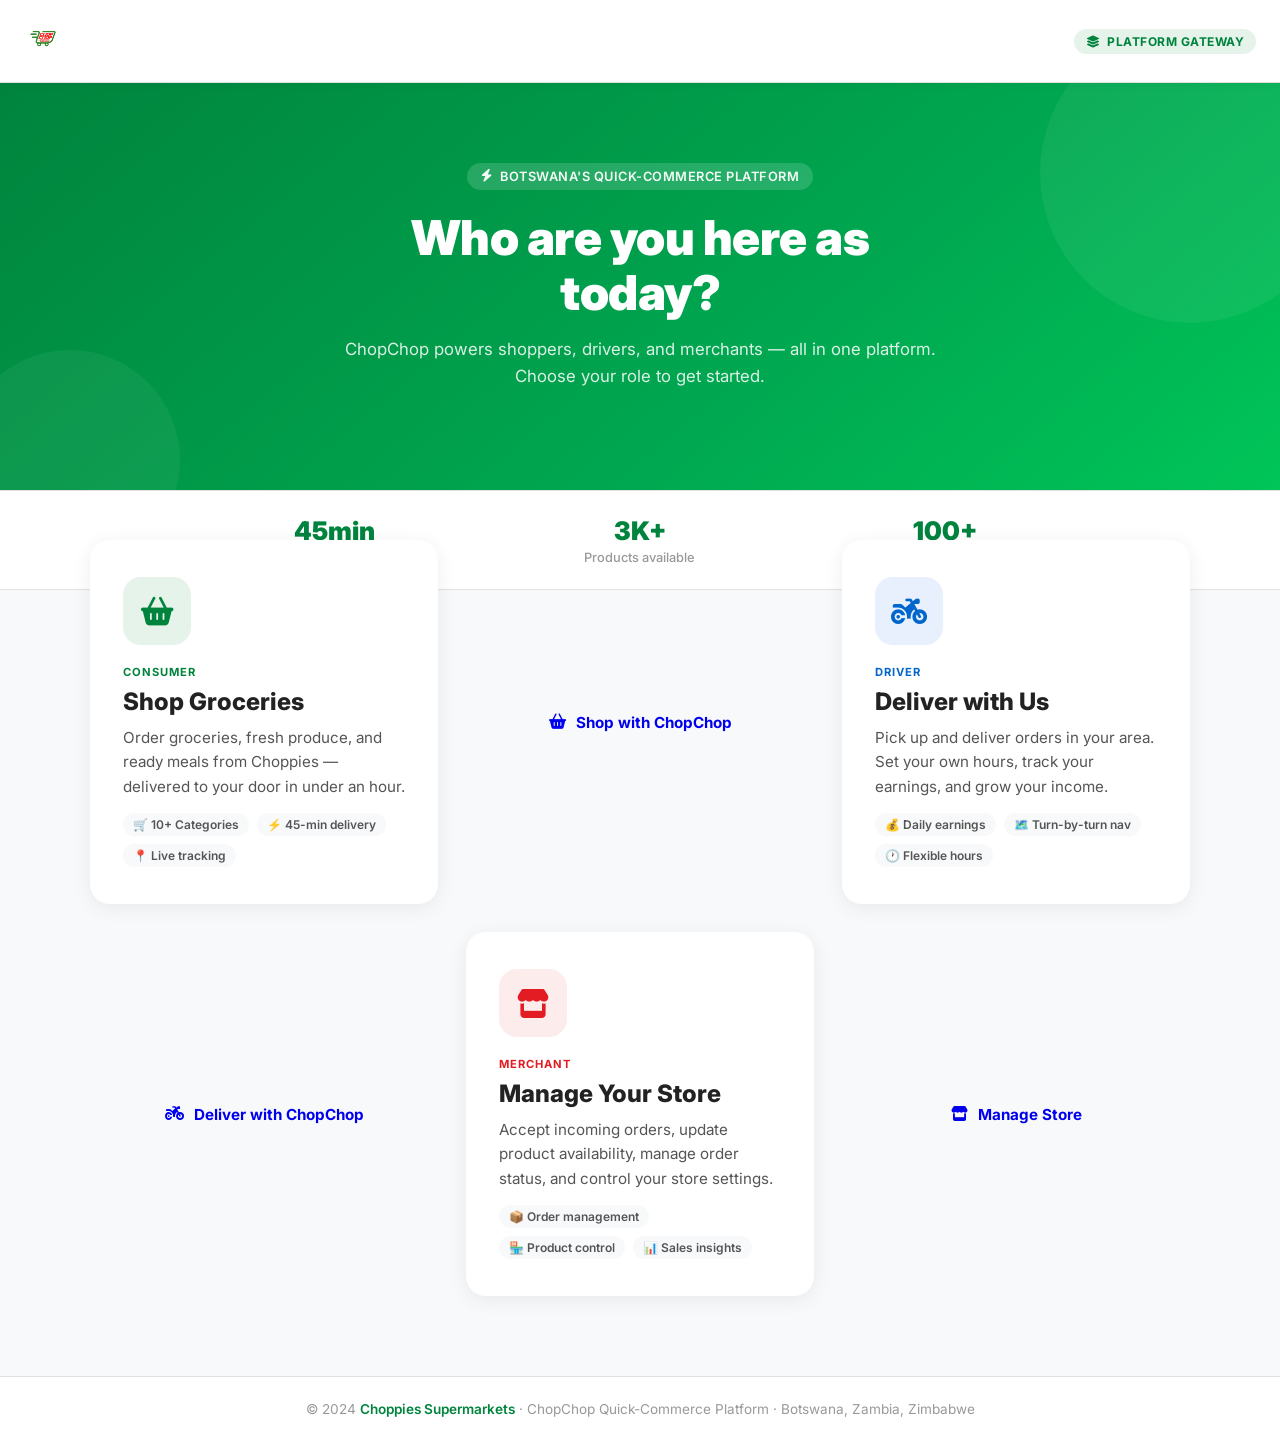
<file: site/index.html>
<!DOCTYPE html>
<html lang="en">
<head>
    <meta charset="UTF-8">
    <meta name="viewport" content="width=device-width, initial-scale=1.0">
    <title>ChopChop by Choppies | Platform Gateway</title>
    <meta name="description" content="ChopChop by Choppies — Choose your role to access the platform.">
    <meta name="theme-color" content="#00843D">
    <link rel="preconnect" href="https://fonts.googleapis.com">
    <link rel="preconnect" href="https://fonts.gstatic.com" crossorigin>
    <link href="https://fonts.googleapis.com/css2?family=Inter:wght@400;500;600;700;800;900&display=swap" rel="stylesheet">
    <link rel="stylesheet" href="https://cdnjs.cloudflare.com/ajax/libs/font-awesome/6.4.0/css/all.min.css">
    <style>
        :root {
            --green: #00843D;
            --green-dark: #006E33;
            --green-light: #E5F3EB;
            --red: #E31C23;
            --red-dark: #C6181E;
            --white: #FFFFFF;
            --bg: #F8F9FA;
            --text: #222222;
            --text-mid: #555555;
            --text-light: #999999;
            --border: #E0E0E0;
            --shadow: 0 4px 20px rgba(0,0,0,0.07);
            --shadow-hover: 0 12px 40px rgba(0,0,0,0.13);
            --radius: 20px;
            --font: 'Inter', -apple-system, sans-serif;
        }
        * { margin: 0; padding: 0; box-sizing: border-box; }
        html, body { height: 100%; font-family: var(--font); background: var(--bg); color: var(--text); -webkit-font-smoothing: antialiased; }

        /* === LAYOUT === */
        .gateway {
            min-height: 100vh;
            display: flex;
            flex-direction: column;
        }

        /* === HEADER === */
        .gateway-header {
            background: var(--white);
            border-bottom: 1px solid var(--border);
            padding: 20px 24px;
            display: flex;
            align-items: center;
            justify-content: space-between;
            position: sticky;
            top: 0;
            z-index: 100;
            box-shadow: 0 2px 8px rgba(0,0,0,0.04);
        }
        .gateway-header .logo img { height: 38px; }
        .gateway-badge {
            background: var(--green-light);
            color: var(--green);
            font-size: 0.75rem;
            font-weight: 700;
            padding: 5px 12px;
            border-radius: 20px;
            letter-spacing: 0.5px;
            text-transform: uppercase;
        }

        /* === HERO === */
        .gateway-hero {
            background: linear-gradient(140deg, var(--green) 0%, #00A650 60%, #00C558 100%);
            padding: 60px 24px 80px;
            text-align: center;
            position: relative;
            overflow: hidden;
        }
        .gateway-hero::before {
            content: '';
            position: absolute;
            top: -60px; right: -60px;
            width: 300px; height: 300px;
            background: rgba(255,255,255,0.06);
            border-radius: 50%;
        }
        .gateway-hero::after {
            content: '';
            position: absolute;
            bottom: -80px; left: -40px;
            width: 220px; height: 220px;
            background: rgba(255,255,255,0.05);
            border-radius: 50%;
        }
        .hero-content { position: relative; z-index: 2; max-width: 600px; margin: 0 auto; }
        .hero-eyebrow {
            display: inline-flex;
            align-items: center;
            gap: 8px;
            background: rgba(255,255,255,0.15);
            color: rgba(255,255,255,0.95);
            font-size: 0.8rem;
            font-weight: 600;
            padding: 6px 14px;
            border-radius: 20px;
            margin-bottom: 20px;
            letter-spacing: 0.5px;
            text-transform: uppercase;
        }
        .hero-content h1 {
            color: var(--white);
            font-size: clamp(2rem, 5vw, 3rem);
            font-weight: 900;
            line-height: 1.15;
            margin-bottom: 16px;
            letter-spacing: -0.5px;
        }
        .hero-content p {
            color: rgba(255,255,255,0.85);
            font-size: 1.05rem;
            line-height: 1.6;
            margin: 0;
        }

        /* === CARDS SECTION === */
        .gateway-cards-section {
            flex: 1;
            padding: 0 16px 60px;
            margin-top: -40px;
            position: relative;
            z-index: 10;
        }
        .cards-grid {
            display: grid;
            grid-template-columns: 1fr;
            gap: 20px;
            max-width: 1100px;
            margin: 0 auto;
        }

        /* === ROLE CARD === */
        .role-card {
            background: var(--white);
            border-radius: var(--radius);
            box-shadow: var(--shadow);
            padding: 32px 28px;
            display: flex;
            flex-direction: column;
            gap: 20px;
            cursor: pointer;
            transition: transform 0.25s ease, box-shadow 0.25s ease;
            border: 1px solid transparent;
            text-decoration: none;
            color: inherit;
        }
        .role-card:hover {
            transform: translateY(-6px);
            box-shadow: var(--shadow-hover);
        }
        .role-card.consumer:hover { border-color: var(--green); }
        .role-card.driver:hover { border-color: #0066CC; }
        .role-card.merchant:hover { border-color: var(--red); }

        .card-icon-wrap {
            width: 68px;
            height: 68px;
            border-radius: 18px;
            display: flex;
            align-items: center;
            justify-content: center;
            font-size: 1.8rem;
        }
        .consumer .card-icon-wrap { background: var(--green-light); color: var(--green); }
        .driver .card-icon-wrap { background: #E8F0FE; color: #0066CC; }
        .merchant .card-icon-wrap { background: #FDECEC; color: var(--red); }

        .card-body { flex: 1; }
        .card-tag {
            font-size: 0.7rem;
            font-weight: 700;
            letter-spacing: 1px;
            text-transform: uppercase;
            margin-bottom: 8px;
        }
        .consumer .card-tag { color: var(--green); }
        .driver .card-tag { color: #0066CC; }
        .merchant .card-tag { color: var(--red); }

        .card-body h2 {
            font-size: 1.5rem;
            font-weight: 800;
            margin-bottom: 10px;
            color: var(--text);
        }
        .card-body p {
            font-size: 0.95rem;
            color: var(--text-mid);
            line-height: 1.6;
            margin: 0;
        }
        .card-features {
            display: flex;
            flex-wrap: wrap;
            gap: 8px;
            margin-top: 14px;
        }
        .feature-pill {
            font-size: 0.75rem;
            font-weight: 600;
            padding: 4px 10px;
            border-radius: 20px;
            background: var(--bg);
            color: var(--text-mid);
        }

        .card-cta {
            display: inline-flex;
            align-items: center;
            justify-content: center;
            gap: 10px;
            padding: 14px 24px;
            border-radius: 12px;
            font-weight: 700;
            font-size: 0.95rem;
            border: none;
            cursor: pointer;
            text-decoration: none;
            transition: all 0.2s ease;
            width: 100%;
        }
        .consumer .card-cta { background: var(--green); color: var(--white); }
        .consumer .card-cta:hover { background: var(--green-dark); }
        .driver .card-cta { background: #0066CC; color: var(--white); }
        .driver .card-cta:hover { background: #0055AA; }
        .merchant .card-cta { background: var(--red); color: var(--white); }
        .merchant .card-cta:hover { background: var(--red-dark); }

        /* === STATS BAR === */
        .stats-bar {
            background: var(--white);
            border-top: 1px solid var(--border);
            border-bottom: 1px solid var(--border);
            padding: 24px 16px;
            margin-bottom: 0;
        }
        .stats-inner {
            max-width: 900px;
            margin: 0 auto;
            display: grid;
            grid-template-columns: repeat(3, 1fr);
            gap: 16px;
            text-align: center;
        }
        .stat-item h3 {
            font-size: 1.6rem;
            font-weight: 900;
            color: var(--green);
            margin-bottom: 4px;
        }
        .stat-item p {
            font-size: 0.8rem;
            color: var(--text-light);
            margin: 0;
            font-weight: 500;
        }

        /* === FOOTER === */
        .gateway-footer {
            background: var(--white);
            border-top: 1px solid var(--border);
            padding: 24px 16px;
            text-align: center;
        }
        .gateway-footer p {
            font-size: 0.85rem;
            color: var(--text-light);
            margin: 0;
        }
        .gateway-footer span { color: var(--green); font-weight: 600; }

        /* === DESKTOP === */
        @media (min-width: 768px) {
            .gateway-hero { padding: 80px 24px 100px; }
            .cards-grid { grid-template-columns: repeat(3, 1fr); gap: 28px; }
            .gateway-cards-section { padding: 0 24px 80px; margin-top: -50px; }
            .role-card { padding: 36px 32px; }
            .card-cta { width: auto; }
        }
    </style>
</head>
<body>
    <div class="gateway">
        <!-- Header -->
        <header class="gateway-header">
            <div class="logo">
                <img src="/assets/logo.png" alt="ChopChop by Choppies">
            </div>
            <span class="gateway-badge"><i class="fa fa-layer-group"></i> &nbsp;Platform Gateway</span>
        </header>

        <!-- Hero -->
        <div class="gateway-hero">
            <div class="hero-content">
                <div class="hero-eyebrow"><i class="fa fa-bolt"></i> Botswana's Quick-Commerce Platform</div>
                <h1>Who are you here as today?</h1>
                <p>ChopChop powers shoppers, drivers, and merchants — all in one platform. Choose your role to get started.</p>
            </div>
        </div>

        <!-- Stats Bar -->
        <div class="stats-bar">
            <div class="stats-inner">
                <div class="stat-item">
                    <h3>45min</h3>
                    <p>Average delivery</p>
                </div>
                <div class="stat-item">
                    <h3>3K+</h3>
                    <p>Products available</p>
                </div>
                <div class="stat-item">
                    <h3>100+</h3>
                    <p>Active drivers</p>
                </div>
            </div>
        </div>

        <!-- Role Cards -->
        <div class="gateway-cards-section">
            <div class="cards-grid">

                <!-- Consumer -->
                <a class="role-card consumer" href="/">
                    <div class="card-icon-wrap">
                        <i class="fa fa-basket-shopping"></i>
                    </div>
                    <div class="card-body">
                        <div class="card-tag">Consumer</div>
                        <h2>Shop Groceries</h2>
                        <p>Order groceries, fresh produce, and ready meals from Choppies — delivered to your door in under an hour.</p>
                        <div class="card-features">
                            <span class="feature-pill">🛒 10+ Categories</span>
                            <span class="feature-pill">⚡ 45-min delivery</span>
                            <span class="feature-pill">📍 Live tracking</span>
                        </div>
                    </div>
                    <a class="card-cta" href="/">
                        <i class="fa fa-basket-shopping"></i> Shop with ChopChop
                    </a>
                </a>

                <!-- Driver -->
                <a class="role-card driver" href="/driver/">
                    <div class="card-icon-wrap">
                        <i class="fa fa-motorcycle"></i>
                    </div>
                    <div class="card-body">
                        <div class="card-tag">Driver</div>
                        <h2>Deliver with Us</h2>
                        <p>Pick up and deliver orders in your area. Set your own hours, track your earnings, and grow your income.</p>
                        <div class="card-features">
                            <span class="feature-pill">💰 Daily earnings</span>
                            <span class="feature-pill">🗺️ Turn-by-turn nav</span>
                            <span class="feature-pill">🕐 Flexible hours</span>
                        </div>
                    </div>
                    <a class="card-cta" href="/driver/">
                        <i class="fa fa-motorcycle"></i> Deliver with ChopChop
                    </a>
                </a>

                <!-- Merchant -->
                <a class="role-card merchant" href="/merchant/">
                    <div class="card-icon-wrap">
                        <i class="fa fa-store"></i>
                    </div>
                    <div class="card-body">
                        <div class="card-tag">Merchant</div>
                        <h2>Manage Your Store</h2>
                        <p>Accept incoming orders, update product availability, manage order status, and control your store settings.</p>
                        <div class="card-features">
                            <span class="feature-pill">📦 Order management</span>
                            <span class="feature-pill">🏪 Product control</span>
                            <span class="feature-pill">📊 Sales insights</span>
                        </div>
                    </div>
                    <a class="card-cta" href="/merchant/">
                        <i class="fa fa-store"></i> Manage Store
                    </a>
                </a>

            </div>
        </div>

        <!-- Footer -->
        <footer class="gateway-footer">
            <p>&copy; 2024 <span>Choppies Supermarkets</span> · ChopChop Quick-Commerce Platform · Botswana, Zambia, Zimbabwe</p>
        </footer>
    </div>
</body>
</html>
</file>
<file: css/styles.css>
:root {
    /* Brand Colors */
    --color-white: #FFFFFF;
    --color-primary: #00843D; /* Choppies Green */
    --color-primary-hover: #006E33;
    --color-primary-light: #E8F5EE;
    --color-accent: #E31C23;  /* Choppies Red */
    --color-accent-hover: #C6181E;

    /* Neutrals */
    --color-bg-light: #F9FBFA;
    --color-bg-grey: #F2F4F3;
    --color-border: #E8EBEA;
    --color-text-dark: #111827;
    --color-text-medium: #4B5563;
    --color-text-light: #9CA3AF;
    --color-disabled: #D1D5DB;

    /* Typography */
    --font-family: 'Plus Jakarta Sans', -apple-system, BlinkMacSystemFont, "Segoe UI", Roboto, sans-serif;
    
    /* Premium Effects */
    --shadow-soft: 0 4px 20px rgba(0, 0, 0, 0.03);
    --shadow-medium: 0 12px 30px rgba(0, 80, 30, 0.05); /* Slight green tint overhead */
    --shadow-hover: 0 20px 40px rgba(0, 80, 30, 0.08); /* Hover elevate */
    --border-radius-sm: 8px;
    --border-radius: 16px;
    --border-radius-lg: 24px;
    --border-radius-round: 50%;
    
    /* Layout */
    --nav-height: 80px;
    --desktop-header-height: 80px;
}

* { margin: 0; padding: 0; box-sizing: border-box; -webkit-tap-highlight-color: transparent; }
body { font-family: var(--font-family); background-color: var(--color-bg-light); color: var(--color-text-dark); line-height: 1.6; -webkit-font-smoothing: antialiased; letter-spacing: -0.01em; }

/* === UTILITIES === */
.container { padding-left: 16px; padding-right: 16px; max-width: 1200px; margin: 0 auto; }
.section-padding { padding-top: 20px; padding-bottom: 90px; }
.mt-4 { margin-top: 24px; }
.desktop-only { display: none; }
.view { display: none; width: 100%; min-height: 100vh; }
.view.active { display: block; animation: fadeIn 0.3s ease; }
@keyframes fadeIn { from { opacity: 0; transform: translateY(10px); } to { opacity: 1; transform: translateY(0); } }

/* === TYPOGRAPHY === */
h1, h2, h3, h4, h5 { color: var(--color-text-dark); font-weight: 800; margin-bottom: 0.5rem; letter-spacing: -0.02em; line-height: 1.2; }
h2 { font-size: 1.4rem; }
h3 { font-size: 1.15rem; }
p { color: var(--color-text-medium); margin-bottom: 1rem; }

/* === BUTTONS === */
.btn { display: inline-flex; align-items: center; justify-content: center; gap: 8px; padding: 14px 20px; border-radius: var(--border-radius); border: none; font-weight: 700; font-size: 1rem; cursor: pointer; transition: all 0.3s cubic-bezier(0.4, 0, 0.2, 1); text-align: center; }
.btn:active { transform: scale(0.96); }
.btn:disabled { background: var(--color-disabled) !important; color: white !important; cursor: not-allowed; box-shadow: none !important; }
.btn-primary { background: var(--color-primary); color: var(--color-white); box-shadow: var(--shadow-soft); }
.btn-primary:hover { background: var(--color-primary-hover); box-shadow: var(--shadow-medium); transform: translateY(-2px); }
.btn-secondary { background: var(--color-white); color: var(--color-primary); border: 2px solid var(--color-primary-light); }
.btn-secondary:hover { background: var(--color-primary-light); border-color: var(--color-primary); }
.btn-red { background: var(--color-accent); color: var(--color-white); }
.btn-red:hover { background: var(--color-accent-hover); box-shadow: var(--shadow-medium); transform: translateY(-2px); }
.btn-sm { padding: 8px 14px; font-size: 0.85rem; border-radius: var(--border-radius-sm); }
.btn-block { width: 100%; display: block; }

/* === SPLASH SCREEN === */
#splash-screen { background: var(--color-white); position: relative; }
.splash-center { position: absolute; top: 50%; left: 50%; transform: translate(-50%, -50%); text-align: center; }
.splash-logo img { width: 200px; margin-bottom: 2rem; }
.splash-subtitle { color: var(--color-primary); font-weight: 600; }
.loader { border: 3px solid var(--color-bg-grey); border-top: 3px solid var(--color-primary); border-radius: 50%; width: 30px; height: 30px; animation: spin 1s linear infinite; margin: 0 auto; }
@keyframes spin { 0% { transform: rotate(0deg); } 100% { transform: rotate(360deg); } }

/* === HEADERS === */
.mobile-header { background: rgba(255, 255, 255, 0.85); backdrop-filter: blur(12px); -webkit-backdrop-filter: blur(12px); padding: 16px; position: sticky; top: 0; z-index: 100; box-shadow: var(--shadow-soft); }
.mobile-header-top { display: flex; justify-content: space-between; align-items: center; margin-bottom: 12px; }
.delivery-time { background: var(--color-primary-light); color: var(--color-primary); padding: 6px 12px; border-radius: var(--border-radius-lg); font-size: 0.85rem; font-weight: 700; display: flex; align-items: center; gap: 6px; }
.search-bar { position: relative; }
.search-bar i { position: absolute; left: 14px; top: 50%; transform: translateY(-50%); color: var(--color-text-light); }
.search-bar input { width: 100%; padding: 14px 16px 14px 44px; border-radius: var(--border-radius); border: 1px solid var(--color-border); background: rgba(255,255,255,0.9); font-size: 0.95rem; font-family: var(--font-family); outline: none; transition: all 0.3s cubic-bezier(0.4, 0, 0.2, 1); }
.search-bar input:focus { border-color: var(--color-primary); background: var(--color-white); box-shadow: 0 0 0 4px var(--color-primary-light); }
.page-header { background: rgba(255, 255, 255, 0.85); backdrop-filter: blur(12px); -webkit-backdrop-filter: blur(12px); padding: 16px; position: sticky; top: 0; z-index: 100; border-bottom: 1px solid var(--color-border); text-align: center; }
.page-header h2 { margin: 0; font-size: 1.3rem; font-weight: 800; letter-spacing: -0.02em; }
.page-header.with-back { display: flex; align-items: center; text-align: left; }
.page-header.with-back h2 { flex: 1; text-align: center; margin-right: 40px; }
.back-btn { background: var(--color-bg-grey); border: none; width: 40px; height: 40px; border-radius: 50%; display: flex; align-items: center; justify-content: center; cursor: pointer; color: var(--color-text-dark); font-size: 1.1rem; }
.page-header.transparent { background: transparent; box-shadow: none; position: absolute; }
.page-header.transparent .back-btn { background: rgba(255,255,255,0.8); backdrop-filter: blur(4px); }

/* === HOME PROMO === */
.main-advert-banner { height: 180px; border-radius: var(--border-radius-lg); background-size: cover; background-position: center; margin-bottom: 24px; display: flex; flex-direction: column; justify-content: center; padding: 24px; color: var(--color-white); box-shadow: var(--shadow-medium); position: relative; overflow: hidden; cursor: pointer; transition: transform 0.3s; }
.main-advert-banner:hover { transform: translateY(-3px); box-shadow: var(--shadow-hover); }
.main-advert-banner .btn-outline { background: rgba(255,255,255,0.95); border: none; color: var(--color-text-dark); font-weight: 800; text-transform: uppercase; letter-spacing: 0.05em; padding: 10px 20px; border-radius: 8px; margin-top: 16px; width: fit-content; box-shadow: 0 4px 10px rgba(0,0,0,0.3); }

.promo-banner { background: linear-gradient(135deg, var(--color-primary), #00A650); background-size: cover; background-position: right; border-radius: var(--border-radius-lg); padding: 24px; color: var(--color-white); display: flex; flex-direction: column; justify-content: center; margin-bottom: 24px; position: relative; overflow: hidden; box-shadow: var(--shadow-medium); }
.promo-banner::after { content: ''; position: absolute; right: -20px; bottom: -20px; width: 150px; height: 150px; background: rgba(255,255,255,0.1); border-radius: 50%; pointer-events: none;}
.promo-content { position: relative; z-index: 2; width: 65%; }
.promo-content h2 { color: var(--color-white); margin-bottom: 8px; font-size: 1.5rem; text-shadow: 0 2px 4px rgba(0,0,0,0.5); }
.promo-content p { color: rgba(255,255,255,0.9); margin-bottom: 16px; text-shadow: 0 1px 2px rgba(0,0,0,0.5); }

.advert-content { position: relative; z-index: 2; width: 60%; }
.advert-content h3 { font-size: 1.6rem; font-weight: 900; margin-bottom: 4px; text-shadow: 0 2px 10px rgba(0,0,0,0.8); line-height: 1.1; color: var(--color-white); }
.advert-content p { font-size: 0.9rem; font-weight: 600; text-shadow: 0 2px 6px rgba(0,0,0,0.8); margin-bottom: 0; color: rgba(255,255,255,0.9); }

/* === CATEGORIES === */
.section-title { display: flex; justify-content: space-between; align-items: center; margin-bottom: 16px; }
.section-title a { color: var(--color-primary); text-decoration: none; font-size: 0.9rem; font-weight: 600; }
.quick-categories { display: flex; gap: 12px; overflow-x: auto; padding-bottom: 8px; scrollbar-width: none; }
.quick-categories::-webkit-scrollbar { display: none; }
.cat-item-quick { flex: 0 0 auto; display: flex; flex-direction: column; align-items: center; gap: 8px; cursor: pointer; transition: all 0.3s; width: 80px; }
.cat-item-quick:hover { transform: translateY(-4px); }
.cat-item-quick .icon-box { width: 70px; height: 70px; background: var(--color-white); border-radius: 50%; display: flex; align-items: center; justify-content: center; font-size: 1.6rem; color: var(--color-primary); box-shadow: var(--shadow-soft); transition: all 0.3s; border: 2px solid transparent; overflow: hidden; }
.cat-item-quick:hover .icon-box { border-color: var(--color-primary); box-shadow: var(--shadow-medium); }
.cat-item-quick span { font-size: 0.8rem; font-weight: 700; color: var(--color-text-dark); text-align: center; line-height: 1.2; display: -webkit-box; -webkit-line-clamp: 2; -webkit-box-orient: vertical; overflow: hidden; }
.category-list { display: grid; grid-template-columns: 1fr; gap: 16px; }
.cat-card-large { display: flex; align-items: center; padding: 16px; background: var(--color-white); border-radius: var(--border-radius); box-shadow: var(--shadow-soft); text-decoration: none; color: var(--color-text-dark); transition: transform 0.2s; cursor: pointer; }
.cat-card-large:hover { transform: translateY(-2px); box-shadow: var(--shadow-medium); border-left: 4px solid var(--color-primary); }
.cat-card-large .icon-box { width: 50px; height: 50px; border-radius: var(--border-radius); background: var(--color-primary-light); color: var(--color-primary); display: flex; align-items: center; justify-content: center; font-size: 1.5rem; margin-right: 16px; }
.cat-card-large .info { flex: 1; }
.cat-card-large h3 { margin: 0; font-size: 1.1rem; }
.cat-card-large p { margin: 0; font-size: 0.85rem; color: var(--color-text-medium); margin-top: 4px; }
.cat-card-large .chevron { color: var(--color-border); }

/* === UBER EATS & CHECKERS STYLE COMPONENTS === */
.delivery-location-header { display: flex; flex-direction: column; cursor: pointer; }
.delivery-location-label { font-size: 0.75rem; font-weight: 700; color: var(--color-primary); text-transform: uppercase; letter-spacing: 0.05em; margin-bottom: 2px; display: flex; align-items: center; gap: 8px; }
.header-badge-rewards { background: var(--color-primary); color: var(--color-white); padding: 2px 8px; border-radius: 12px; font-size: 0.6rem; font-weight: 800; letter-spacing: 0; box-shadow: var(--shadow-soft); }
.delivery-location-value { font-size: 0.95rem; font-weight: 800; display: flex; align-items: center; gap: 6px; }

.delivery-time { background: var(--color-bg-grey); padding: 6px 12px; border-radius: 20px; font-size: 0.85rem; font-weight: 700; color: var(--color-text-dark); display: flex; align-items: center; gap: 6px; }
.delivery-time i { color: #EAB308; }

.filter-pills-container { display: flex; gap: 10px; overflow-x: auto; padding-bottom: 8px; margin-top: 12px; scrollbar-width: none; }
.filter-pills-container::-webkit-scrollbar { display: none; }
.filter-pill { flex: 0 0 auto; background: var(--color-bg-grey); padding: 8px 16px; border-radius: 20px; font-size: 0.85rem; font-weight: 700; display: flex; align-items: center; gap: 6px; cursor: pointer; transition: background 0.2s; border: 1px solid transparent; }
.filter-pill:hover { background: rgba(0, 0, 0, 0.05); }
.filter-pill.active { background: var(--color-text-dark); color: var(--color-white); }
.filter-pill.special { background: var(--color-primary-light); color: var(--color-primary); }

.product-carousel { display: flex; gap: 16px; overflow-x: auto; scrollbar-width: none; padding-bottom: 16px; padding-top: 8px; scroll-snap-type: x mandatory; }
.product-carousel::-webkit-scrollbar { display: none; }
.product-carousel .product-card { min-width: 200px; max-width: 220px; flex: 0 0 auto; scroll-snap-align: start; }

.themed-banners { display: flex; gap: 16px; overflow-x: auto; scrollbar-width: none; padding-bottom: 8px; }
.themed-banners::-webkit-scrollbar { display: none; }
.theme-banner { flex: 0 0 280px; height: 160px; border-radius: var(--border-radius-lg); background-size: cover; background-position: center; position: relative; overflow: hidden; display: flex; align-items: flex-end; padding: 20px; cursor: pointer; transition: transform 0.3s; }
.theme-banner:hover { transform: scale(1.02); }
.theme-banner-content { color: var(--color-white); z-index: 2; }
.theme-banner-content h4 { font-size: 1.2rem; font-weight: 800; margin-bottom: 4px; }
.theme-banner-content span { font-size: 0.85rem; font-weight: 600; opacity: 0.9; }

/* === PRODUCT GRID & CARDS === */
.product-grid { display: grid; grid-template-columns: repeat(2, 1fr); gap: 16px; }
.product-card { background: var(--color-white); border-radius: var(--border-radius-lg); padding: 16px; box-shadow: var(--shadow-soft); display: flex; flex-direction: column; position: relative; transition: all 0.4s cubic-bezier(0.16, 1, 0.3, 1); border: 1px solid rgba(0,0,0,0.02); will-change: transform, box-shadow; }
.product-card:hover { transform: translateY(-6px) scale(1.02); box-shadow: var(--shadow-hover); border-color: var(--color-primary-light); z-index: 10; }
.product-badge { position: absolute; top: 12px; left: 12px; background: var(--color-accent); color: var(--color-white); padding: 4px 8px; border-radius: var(--border-radius-sm); font-size: 0.7rem; font-weight: 700; z-index: 2; }
.product-img-wrap { width: 100%; height: 160px; background: var(--color-white); border-radius: var(--border-radius-sm); margin-bottom: 16px; display: flex; align-items: center; justify-content: center; overflow: hidden; }
.product-img-wrap img { width: 100%; height: 100%; object-fit: contain; }
.product-info { flex: 1; display: flex; flex-direction: column; }
.product-meta-top { display: flex; justify-content: space-between; align-items: center; margin-bottom: 6px; }
.product-rating { font-size: 0.8rem; font-weight: 800; color: #EAB308; display: flex; align-items: center; gap: 3px; }
.product-reviews { color: var(--color-text-light); font-weight: 500; font-size: 0.75rem; }
.delivery-eta { background: var(--color-bg-grey); padding: 2px 6px; border-radius: 4px; font-size: 0.75rem; font-weight: 700; color: var(--color-text-medium); }
.product-title { font-size: 1rem; font-weight: 700; color: var(--color-text-dark); margin-bottom: 4px; line-height: 1.2; }
.product-desc-short { font-size: 0.8rem; color: var(--color-text-medium); margin-bottom: 12px; display: -webkit-box; -webkit-line-clamp: 2; -webkit-box-orient: vertical; overflow: hidden; min-height: 2.6em; }

/* Member Pricing (Refined) */
.member-price-wrap { display: flex; align-items: center; gap: 6px; margin-bottom: 2px; }
.member-label { font-size: 0.65rem; font-weight: 800; color: var(--color-primary); border: 1px solid var(--color-primary); background: var(--color-primary-light); padding: 1px 4px; border-radius: 4px; letter-spacing: 0.05em; }
.member-price { color: var(--color-text-dark) !important; font-size: 1.15rem !important; }
.strike { text-decoration: line-through; opacity: 0.5; font-size: 0.8rem; color: var(--color-text-medium); }

.product-price-row { display: flex; justify-content: space-between; align-items: center; margin-bottom: 16px; min-height: 45px; }
.product-vals { display: flex; flex-direction: column; }
.product-price { font-weight: 800; color: var(--color-text-dark); font-size: 1.1rem; }
.old-price { text-decoration: line-through; color: var(--color-text-light); font-size: 0.85rem; font-weight: 500; }
.product-card-actions { margin-top: auto; display: flex; flex-direction: column; gap: 8px; }
.add-to-cart-btn { background: var(--color-primary); color: var(--color-white); width: 100%; font-size: 0.95rem; font-weight: 600; padding: 10px; }
.add-to-cart-btn:hover { background: var(--color-primary-hover); }

/* Quantity Selector Component */
.qty-selector { display: flex; align-items: center; background: var(--color-bg-grey); border-radius: var(--border-radius-sm); overflow: hidden; height: 36px; width: 100%; }
.qty-selector.small-qty { height: 32px; border: 1px solid var(--color-border); background: var(--color-white); }
.qty-btn { background: transparent; border: none; width: 36px; height: 100%; font-size: 1.2rem; cursor: pointer; color: var(--color-primary); font-weight: bold; transition: background 0.2s; }
.qty-btn:hover { background: var(--color-primary-light); }
.qty-selector.small-qty .qty-btn { width: 32px; font-size: 1.1rem; color: var(--color-text-dark); }
.qty-input { flex: 1; text-align: center; border: none; background: transparent; font-weight: 600; font-size: 1rem; width: 100%; pointer-events: none; }
.qty-selector.small-qty .qty-input { font-size: 0.9rem; }

/* === PRODUCT DETAIL PAGE === */
.pdp-image-container { width: 100%; height: 350px; background: var(--color-white); display: flex; justify-content: center; align-items: center; position: relative; padding: 24px; }
.pdp-image-container img { width: 100%; height: 100%; object-fit: contain; }
.pdp-details { background: var(--color-white); padding: 24px 20px; border-radius: 24px 24px 0 0; margin-top: -24px; position: relative; z-index: 10; min-height: 50vh; box-shadow: 0 -4px 10px rgba(0,0,0,0.02); }
.pdp-meta { display: flex; justify-content: space-between; align-items: flex-start; margin-bottom: 12px; }
.pdp-cat { display: inline-block; background: var(--color-primary-light); padding: 6px 12px; border-radius: var(--border-radius-lg); font-size: 0.85rem; font-weight: 700; color: var(--color-primary); margin-bottom: 8px; text-transform: uppercase; letter-spacing: 0.5px; }
.pdp-title { font-size: 1.6rem; line-height: 1.2; margin-bottom: 4px; }
.pdp-price { font-size: 1.8rem; font-weight: 800; color: var(--color-text-dark); }
.pdp-desc { margin-top: 16px; margin-bottom: 32px; font-size: 1rem; line-height: 1.6; color: var(--color-text-medium); }
.pdp-actions { display: flex; gap: 16px; align-items: center; margin-top: 24px; padding-top: 24px; border-top: 1px solid var(--color-border); }
.pdp-actions .qty-selector { width: 120px; height: 50px; background: var(--color-bg-light); border: 1px solid var(--color-border); border-radius: var(--border-radius); }
.pdp-actions .qty-btn { width: 40px; font-size: 1.5rem; }
.pdp-add-btn { flex: 1; height: 50px; font-size: 1.1rem; border-radius: var(--border-radius); font-weight: 700; }

/* === CART PAGE === */
.cart-empty { text-align: center; padding: 60px 20px; color: var(--color-text-medium); }
.cart-empty i { font-size: 5rem; color: var(--color-disabled); margin-bottom: 24px; }
.cart-item { display: flex; gap: 16px; background: var(--color-white); padding: 16px; border-radius: var(--border-radius); box-shadow: var(--shadow-soft); margin-bottom: 12px; }
.cart-img { width: 80px; height: 80px; background: var(--color-bg-light); border-radius: var(--border-radius-sm); display: flex; align-items: center; justify-content: center; padding: 4px; }
.cart-img img { width: 100%; height: 100%; object-fit: contain; border-radius: var(--border-radius-sm); }
.cart-item-info { flex: 1; display: flex; flex-direction: column; justify-content: space-between; }
.cart-item-title { font-weight: 600; font-size: 0.95rem; line-height: 1.3; margin-bottom: 4px; }
.cart-item-price { font-weight: 800; color: var(--color-text-dark); font-size: 1rem; }
.cart-item-actions { display: flex; justify-content: space-between; align-items: center; margin-top: 12px; }
.cart-item-remove { color: var(--color-accent); cursor: pointer; background: transparent; border: none; font-size: 1rem; padding: 4px; }
.cart-item .qty-selector { width: 100px; }
.cart-summary-card { background: var(--color-white); padding: 20px; border-radius: var(--border-radius); box-shadow: var(--shadow-soft); margin-top: 24px; }
.summary-row { display: flex; justify-content: space-between; margin-bottom: 12px; font-size: 1rem; color: var(--color-text-medium); }
.summary-row.total { border-top: 1px solid var(--color-border); padding-top: 16px; margin-top: 16px; font-weight: 800; font-size: 1.3rem; color: var(--color-text-dark); margin-bottom: 0; }

/* === CHECKOUT PAGE === */
.checkout-card { background: var(--color-white); padding: 20px; border-radius: var(--border-radius); box-shadow: var(--shadow-soft); }
.form-group { margin-bottom: 16px; }
.form-group label { display: block; font-size: 0.85rem; font-weight: 600; color: var(--color-text-dark); margin-bottom: 8px; }
.form-group input, .form-group textarea { width: 100%; padding: 14px; border: 1px solid var(--color-border); border-radius: var(--border-radius-sm); font-family: var(--font-family); outline: none; transition: border 0.2s; background: var(--color-bg-light); }
.form-group input:focus, .form-group textarea:focus { border-color: var(--color-primary); background: var(--color-white); }
.form-group textarea { resize: vertical; min-height: 80px; }
.payment-option { display: block; border: 1px solid var(--color-border); border-radius: var(--border-radius); padding: 16px; margin-bottom: 12px; cursor: pointer; transition: all 0.2s; background: var(--color-white); }
.payment-option.border-active { border-color: var(--color-primary); background: var(--color-primary-light); box-shadow: inset 0 0 0 1px var(--color-primary); }
.payment-option input { display: none; }
.pay-info { display: flex; align-items: center; gap: 12px; font-weight: 600; color: var(--color-text-dark); }
.pay-info i { font-size: 1.4rem; color: var(--color-primary); }

/* === ORDER TRACKING === */
.tracking-card { background: var(--color-white); border-radius: var(--border-radius); box-shadow: var(--shadow-soft); overflow: hidden; }
.tracking-header { padding: 20px; background: var(--color-primary); color: var(--color-white); display: flex; justify-content: space-between; align-items: center; }
.tracking-header h3 { margin: 0; font-size: 1rem; font-weight: 500; font-weight: normal; color: rgba(255,255,255,0.9); margin-bottom: 4px; }
.tracking-header .time { font-size: 1.8rem; font-weight: 800; margin: 0; color: var(--color-white); }
.order-id p { margin: 0; font-weight: 600; font-size: 0.95rem; }
.map-placeholder { background: #E5E9F0; height: 180px; display: flex; flex-direction: column; align-items: center; justify-content: center; color: var(--color-text-medium); border-bottom: 1px solid var(--color-border); }
.map-placeholder i { font-size: 2.5rem; margin-bottom: 12px; color: #8892B0; }
.map-placeholder p { font-size: 0.9rem; margin: 0; }
.tracking-timeline { list-style: none; padding: 24px 20px; }
.timeline-item { display: flex; gap: 20px; position: relative; padding-bottom: 32px; }
.timeline-item::after { content: ''; position: absolute; left: 19px; top: 40px; bottom: 0; width: 2px; background: var(--color-border); z-index: 1; }
.timeline-item:last-child::after { display: none; }
.timeline-item .icon { width: 40px; height: 40px; border-radius: 50%; background: var(--color-bg-grey); color: var(--color-text-light); display: flex; align-items: center; justify-content: center; position: relative; z-index: 2; border: 3px solid var(--color-white); font-size: 1.1rem; }
.timeline-item.active .icon { background: var(--color-primary); color: var(--color-white); }
.timeline-item.active ~ .timeline-item .info h4, .timeline-item.active ~ .timeline-item .info p { color: var(--color-text-light); }
.timeline-item .info { flex: 1; padding-top: 8px; }
.timeline-item .info h4 { margin: 0; font-size: 1.1rem; }
.timeline-item .info p { margin: 4px 0 0 0; font-size: 0.9rem; color: var(--color-text-medium); }

/* === ORDERS SCREEN === */
.orders-list { display: flex; flex-direction: column; gap: 16px; }
.order-card { background: var(--color-white); border-radius: var(--border-radius-lg); padding: 20px; box-shadow: var(--shadow-soft); border: 1px solid rgba(0,0,0,0.02); transition: all 0.3s ease; }
.order-card:hover { box-shadow: var(--shadow-medium); transform: translateY(-2px); }
.order-card-header { display: flex; justify-content: space-between; align-items: center; margin-bottom: 16px; padding-bottom: 12px; border-bottom: 1px dashed var(--color-border); }
.order-status-badge { display: inline-flex; align-items: center; gap: 6px; padding: 6px 12px; border-radius: 20px; font-size: 0.8rem; font-weight: 700; }
.order-status-badge.active { background: var(--color-primary-light); color: var(--color-primary); }
.order-status-badge.delivered { background: rgba(0, 0, 0, 0.05); color: var(--color-text-medium); }
.order-date { font-size: 0.85rem; font-weight: 600; color: var(--color-text-light); }
.order-card-body h3 { font-size: 1.1rem; margin-bottom: 4px; }
.order-card-body p { font-size: 0.95rem; color: var(--color-text-medium); font-weight: 600; margin: 0; }
.order-card-footer { margin-top: 16px; display: flex; justify-content: flex-end; }

/* === PROFILE SCREEN === */
.profile-card { background: var(--color-white); border-radius: var(--border-radius-lg); box-shadow: var(--shadow-soft); overflow: hidden; border: 1px solid rgba(0,0,0,0.02); }
.profile-header { padding: 32px 24px; background: linear-gradient(to right, var(--color-primary-light), rgba(255,255,255,1)); display: flex; align-items: center; gap: 20px; border-bottom: 1px solid var(--color-border); }
.profile-avatar { width: 70px; height: 70px; border-radius: 50%; background: var(--color-white); color: var(--color-primary); font-size: 2rem; display: flex; justify-content: center; align-items: center; box-shadow: var(--shadow-medium); }
.profile-info h3 { margin: 0; font-size: 1.4rem; font-weight: 800; }
.profile-info p { margin: 0; color: var(--color-text-medium); font-weight: 600; font-size: 0.95rem; }
.profile-menu { list-style: none; padding: 12px 0; margin: 0; }
.profile-menu li { border-bottom: 1px solid rgba(0,0,0,0.03); }
.profile-menu li:last-child { border-bottom: none; }
.profile-menu a { display: flex; align-items: center; padding: 18px 24px; color: var(--color-text-dark); text-decoration: none; font-weight: 600; font-size: 1rem; transition: background 0.2s; }
.profile-menu a:hover { background: rgba(0,0,0,0.02); }
.profile-menu a i { width: 24px; color: var(--color-text-light); font-size: 1.2rem; margin-right: 12px; }
.profile-menu a .arrow { margin-left: auto; margin-right: 0; font-size: 0.9rem; }

/* === BOTTOM NAVIGATION === */
#bottom-nav { position: fixed; bottom: 16px; left: 16px; right: 16px; width: auto; background: rgba(255, 255, 255, 0.85); backdrop-filter: blur(16px); -webkit-backdrop-filter: blur(16px); display: flex; justify-content: space-around; padding: 12px 8px; box-shadow: 0 10px 40px rgba(0,0,0,0.08); z-index: 1000; border-radius: 40px; border: 1px solid rgba(255, 255, 255, 0.6); }
.nav-item { display: flex; flex-direction: column; align-items: center; gap: 4px; border: none; background: transparent; color: var(--color-text-light); cursor: pointer; transition: all 0.3s cubic-bezier(0.4, 0, 0.2, 1); width: 20%; padding: 6px 0; border-radius: 20px; text-decoration: none; }
.nav-item i { font-size: 1.4rem; transition: transform 0.3s cubic-bezier(0.4, 0, 0.2, 1); }
.nav-item span { font-size: 0.70rem; font-weight: 700; letter-spacing: 0.02em; }
.nav-item.active { color: var(--color-primary); }
.nav-item.active i { transform: translateY(-3px); }
.icon-wrap { position: relative; display: inline-block; }
.cart-badge { position: absolute; top: -8px; right: -12px; background: var(--color-accent); color: var(--color-white); font-size: 0.7rem; font-weight: bold; width: 20px; height: 20px; border-radius: 50%; display: flex; align-items: center; justify-content: center; box-shadow: 0 2px 4px rgba(227, 28, 35, 0.4); }

/* === TOAST === */
.toast { visibility: hidden; min-width: 250px; background-color: var(--color-text-dark); color: #fff; text-align: center; border-radius: 8px; padding: 14px; position: fixed; z-index: 2000; left: 50%; bottom: 100px; transform: translateX(-50%); font-size: 0.95rem; font-weight: 600; box-shadow: var(--shadow-medium); }
.toast.show { visibility: visible; animation: fadein 0.3s, fadeout 0.3s 2.7s; }
@keyframes fadein { from {bottom: 80px; opacity: 0;} to {bottom: 100px; opacity: 1;} }
@keyframes fadeout { from {bottom: 100px; opacity: 1;} to {bottom: 80px; opacity: 0;} }

/* === GLOBALS FOOTER === */
.app-footer { background: var(--color-bg-grey); padding: 40px 20px 100px; margin-top: 40px; border-top: 1px solid var(--color-border); }
.footer-content { max-width: 1200px; margin: 0 auto; display: flex; flex-direction: column; gap: 32px; }
.footer-brand h2 { font-size: 1.5rem; font-weight: 900; color: var(--color-primary); margin-bottom: 8px; }
.footer-brand h2 span { font-weight: 500; font-size: 1.1rem; color: var(--color-text-dark); }
.footer-brand p { font-size: 0.9rem; max-width: 300px; }
.footer-links { display: flex; gap: 32px; flex-wrap: wrap; }
.link-column h4 { font-size: 1rem; font-weight: 700; margin-bottom: 12px; color: var(--color-text-dark); }
.link-column a { display: block; color: var(--color-text-medium); text-decoration: none; margin-bottom: 8px; font-size: 0.9rem; transition: color 0.2s; }
.link-column a:hover { color: var(--color-primary); }
.footer-social { display: flex; gap: 16px; font-size: 1.5rem; }
.footer-social a { color: var(--color-text-dark); transition: color 0.2s; }
.footer-social a:hover { color: var(--color-primary); }
.footer-bottom { border-top: 1px solid rgba(0,0,0,0.05); padding-top: 24px; font-size: 0.8rem; color: var(--color-text-light); text-align: center; }

/* === RESPONSIVE DESIGN & MEDIA QUERIES === */

/* Very Small Mobile (< 380px) */
@media (max-width: 380px) {
    .product-grid { grid-template-columns: 1fr; gap: 16px; }
    .product-img-wrap { height: 200px; }
    .promo-banner { padding: 16px; }
    .promo-content h2 { font-size: 1.25rem; }
}

/* Base Desktop Header Visibility handled at 768px */

/* Tablet & Smaller Desktop Screens (min-width: 768px) */
@media (min-width: 768px) {
    .mobile-only { display: none !important; }
    .desktop-only { display: block; }
    .section-padding { padding-bottom: 40px; }
    
    .app-footer { padding-bottom: 40px; }
    .footer-content { flex-direction: row; justify-content: space-between; }
    .footer-bottom { text-align: left; }
    
    #desktop-header { background: rgba(255, 255, 255, 0.85); backdrop-filter: blur(12px); -webkit-backdrop-filter: blur(12px); box-shadow: var(--shadow-soft); position: sticky; top: 0; z-index: 1000; height: var(--desktop-header-height); border-bottom: 1px solid rgba(255, 255, 255, 0.8); }
    .header-container { display: flex; align-items: center; justify-content: space-between; height: 100%; gap: 32px; }
    .logo img { height: 45px; }
    .desktop-search { flex: 1; position: relative; max-width: 500px; }
    .desktop-search i { position: absolute; left: 16px; top: 50%; transform: translateY(-50%); color: var(--color-text-light); }
    .desktop-search input { width: 100%; padding: 12px 16px 12px 48px; border-radius: 24px; border: 1px solid var(--color-border); background: var(--color-bg-light); font-size: 0.95rem; outline: none; transition: all 0.3s; }
    .desktop-search input:focus { border-color: var(--color-primary); background: var(--color-white); box-shadow: 0 0 0 3px var(--color-primary-light); }
    .desktop-nav { display: flex; gap: 16px; }
    .desktop-nav .nav-btn { background: transparent; border: none; display: flex; align-items: center; gap: 8px; font-weight: 600; font-size: 0.95rem; color: var(--color-text-medium); cursor: pointer; transition: color 0.2s; padding: 8px 12px; border-radius: 8px; }
    .desktop-nav .nav-btn:hover { color: var(--color-primary); background: var(--color-bg-light); }
    .desktop-nav .nav-btn.cart-nav-btn { position: relative; }
    .desktop-nav .cart-badge { top: 0; right: 0; }
    
    .product-grid { grid-template-columns: repeat(3, 1fr); gap: 20px; }
    .category-list { grid-template-columns: repeat(2, 1fr); gap: 20px; }
    .quick-categories { justify-content: flex-start; gap: 16px; }
    
    .page-header { background: transparent; box-shadow: none; text-align: left; padding: 24px 16px; max-width: 1200px; margin: 0 auto; display: flex; align-items: center; gap: 24px; }
    .page-header h2 { font-size: 1.75rem; text-align: left; flex: 1; margin: 0; color: var(--color-text-dark); }
    .page-header.with-back h2 { margin-right: 0; text-align: left; }
    
    .pdp-wrapper { display: flex; flex-direction: row; margin: 24px; background: var(--color-white); border-radius: var(--border-radius-lg); box-shadow: var(--shadow-medium); overflow: hidden; }
    .pdp-image-container { flex: 1; height: 400px; padding: 24px; }
    .pdp-details { flex: 1; border-radius: 0; margin-top: 0; padding: 32px; box-shadow: none; display: flex; flex-direction: column; justify-content: center; }
    
    .tracking-card { margin: 40px auto; max-width: 800px; }
}

/* Medium Desktop (min-width: 1024px) */
@media (min-width: 1024px) {
    .product-grid { grid-template-columns: repeat(4, 1fr); gap: 24px; }
    .category-list { grid-template-columns: repeat(3, 1fr); gap: 24px; }
    .quick-categories { justify-content: center; gap: 24px; }

    .page-header h2 { font-size: 2rem; }

    .pdp-wrapper { max-width: 1000px; margin: 40px auto; }
    .pdp-image-container { height: 500px; padding: 40px; }
    .pdp-details { padding: 40px; }

    .cart-layout { display: flex; flex-direction: row; gap: 32px; align-items: flex-start; }
    .cart-items-container { flex: 2; }
    .cart-summary { flex: 1; position: sticky; top: 100px; }
    .cart-summary-card { margin-top: 0; }
    
    .checkout-layout { display: flex; flex-direction: row; gap: 32px; align-items: flex-start; }
    .checkout-form { flex: 2; }
    .checkout-summary { flex: 1; position: sticky; top: 100px; }
    
    .tracking-card { max-width: 600px; }
}

/* Large Desktop screens (min-width: 1200px) */
@media (min-width: 1200px) {
    .product-grid { grid-template-columns: repeat(5, 1fr); gap: 24px; }
}
</file>
